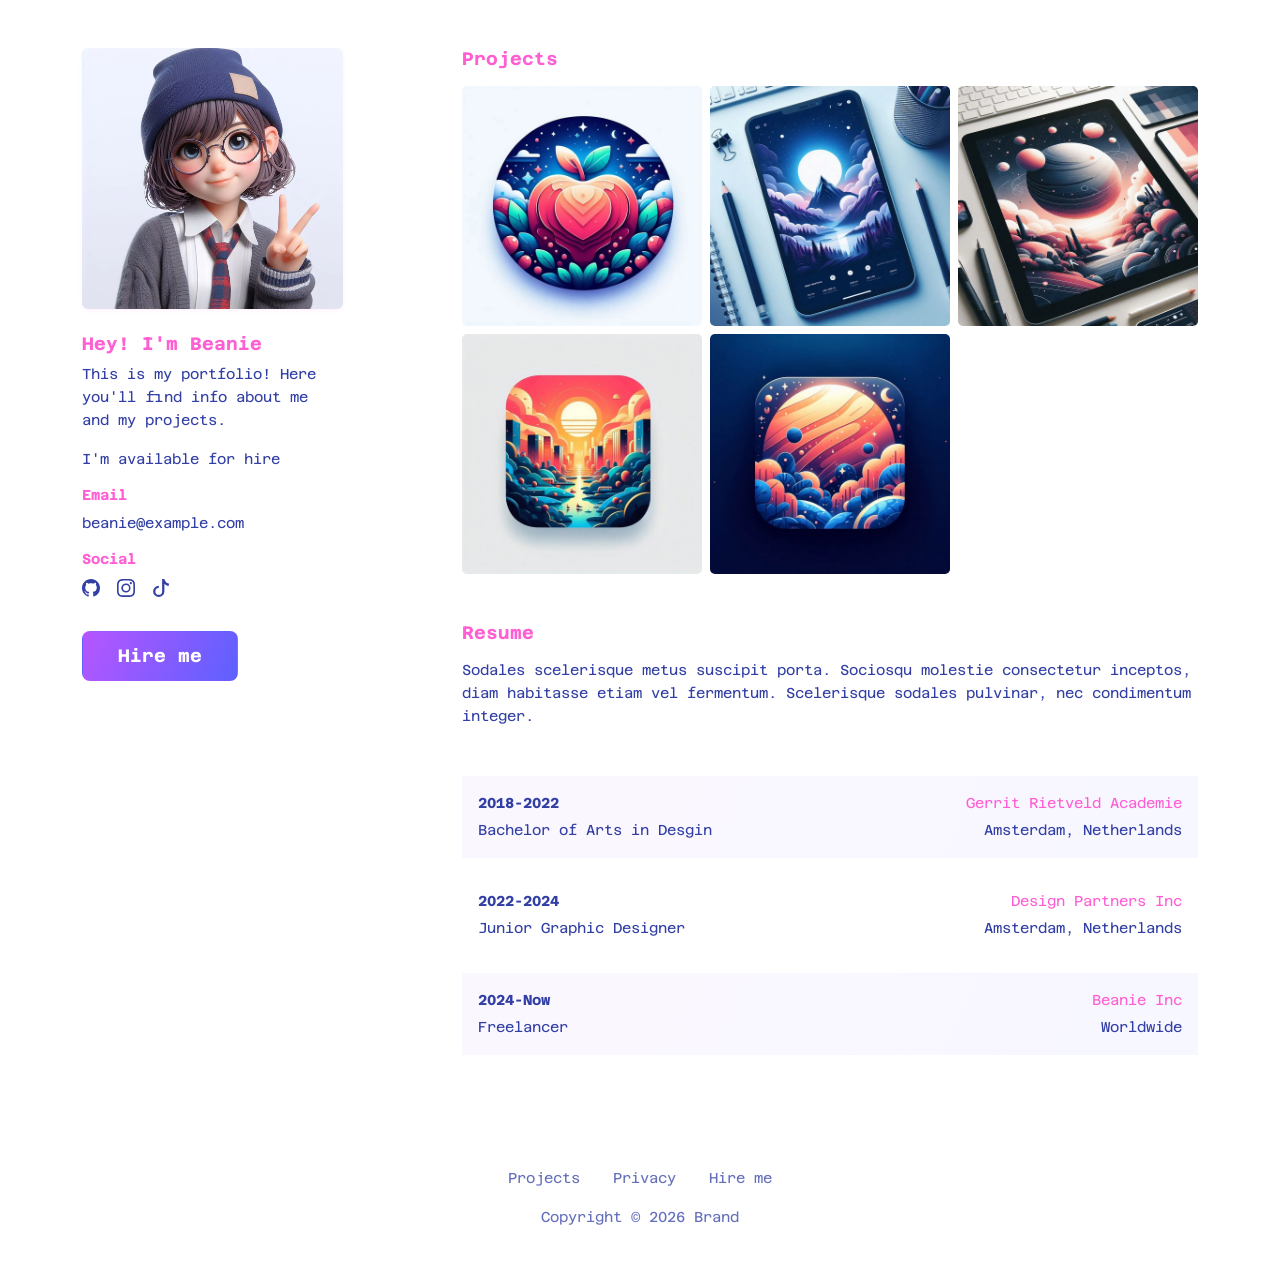
<file: index.html>
<!DOCTYPE html>
<html data-bs-theme="light" lang="en">

<head>
    <meta charset="utf-8">
    <meta name="viewport" content="width=device-width, initial-scale=1.0, shrink-to-fit=no">
    <title>Home - Brand</title>
    <link rel="stylesheet" href="assets/bootstrap/css/bootstrap.min.css">
    <link rel="stylesheet" href="https://fonts.googleapis.com/css?family=Azeret+Mono:300italic,400italic,600italic,700italic,800italic,400,300,600,700,800&amp;display=swap">
    <link rel="stylesheet" href="assets/css/baguetteBox.min.css">
</head>

<body>
    <section class="my-5">
        <div class="container">
            <div class="row">
                <div class="col-lg-3">
                    <div class="row row-cols-1 row-cols-sm-2 row-cols-lg-1 mb-5 mb-md-3">
                        <div class="col-sm-4"><img class="img-fluid border rounded border-0 shadow-sm mb-4" alt="Profile Image" src="assets/img/profile.webp"></div>
                        <div class="col-sm-8 order-sm-first order-lg-last">
                            <h3 class="fs-5 fw-bold text-primary">Hey! I'm Beanie</h3>
                            <p>This is my portfolio! Here you'll find info about me and my projects.</p>
                            <p>I'm available for hire</p>
                            <h3 class="fs-6 fw-bold text-primary">Email</h3>
                            <p>beanie@example.com</p>
                            <h3 class="fs-6 fw-bold text-primary">Social</h3>
                            <ul class="list-inline">
                                <li class="list-inline-item"><a class="text-reset" href="#"><svg class="bi bi-github fs-5" xmlns="http://www.w3.org/2000/svg" width="1em" height="1em" fill="currentColor" viewBox="0 0 16 16">
                                            <path d="M8 0C3.58 0 0 3.58 0 8c0 3.54 2.29 6.53 5.47 7.59.4.07.55-.17.55-.38 0-.19-.01-.82-.01-1.49-2.01.37-2.53-.49-2.69-.94-.09-.23-.48-.94-.82-1.13-.28-.15-.68-.52-.01-.53.63-.01 1.08.58 1.23.82.72 1.21 1.87.87 2.33.66.07-.52.28-.87.51-1.07-1.78-.2-3.64-.89-3.64-3.95 0-.87.31-1.59.82-2.15-.08-.2-.36-1.02.08-2.12 0 0 .67-.21 2.2.82.64-.18 1.32-.27 2-.27s1.36.09 2 .27c1.53-1.04 2.2-.82 2.2-.82.44 1.1.16 1.92.08 2.12.51.56.82 1.27.82 2.15 0 3.07-1.87 3.75-3.65 3.95.29.25.54.73.54 1.48 0 1.07-.01 1.93-.01 2.2 0 .21.15.46.55.38A8.01 8.01 0 0 0 16 8c0-4.42-3.58-8-8-8"></path>
                                        </svg></a></li>
                                <li class="list-inline-item"><a class="text-reset" href="#"><svg class="bi bi-instagram fs-5" xmlns="http://www.w3.org/2000/svg" width="1em" height="1em" fill="currentColor" viewBox="0 0 16 16">
                                            <path d="M8 0C5.829 0 5.556.01 4.703.048 3.85.088 3.269.222 2.76.42a3.9 3.9 0 0 0-1.417.923A3.9 3.9 0 0 0 .42 2.76C.222 3.268.087 3.85.048 4.7.01 5.555 0 5.827 0 8.001c0 2.172.01 2.444.048 3.297.04.852.174 1.433.372 1.942.205.526.478.972.923 1.417.444.445.89.719 1.416.923.51.198 1.09.333 1.942.372C5.555 15.99 5.827 16 8 16s2.444-.01 3.298-.048c.851-.04 1.434-.174 1.943-.372a3.9 3.9 0 0 0 1.416-.923c.445-.445.718-.891.923-1.417.197-.509.332-1.09.372-1.942C15.99 10.445 16 10.173 16 8s-.01-2.445-.048-3.299c-.04-.851-.175-1.433-.372-1.941a3.9 3.9 0 0 0-.923-1.417A3.9 3.9 0 0 0 13.24.42c-.51-.198-1.092-.333-1.943-.372C10.443.01 10.172 0 7.998 0zm-.717 1.442h.718c2.136 0 2.389.007 3.232.046.78.035 1.204.166 1.486.275.373.145.64.319.92.599s.453.546.598.92c.11.281.24.705.275 1.485.039.843.047 1.096.047 3.231s-.008 2.389-.047 3.232c-.035.78-.166 1.203-.275 1.485a2.5 2.5 0 0 1-.599.919c-.28.28-.546.453-.92.598-.28.11-.704.24-1.485.276-.843.038-1.096.047-3.232.047s-2.39-.009-3.233-.047c-.78-.036-1.203-.166-1.485-.276a2.5 2.5 0 0 1-.92-.598 2.5 2.5 0 0 1-.6-.92c-.109-.281-.24-.705-.275-1.485-.038-.843-.046-1.096-.046-3.233s.008-2.388.046-3.231c.036-.78.166-1.204.276-1.486.145-.373.319-.64.599-.92s.546-.453.92-.598c.282-.11.705-.24 1.485-.276.738-.034 1.024-.044 2.515-.045zm4.988 1.328a.96.96 0 1 0 0 1.92.96.96 0 0 0 0-1.92m-4.27 1.122a4.109 4.109 0 1 0 0 8.217 4.109 4.109 0 0 0 0-8.217m0 1.441a2.667 2.667 0 1 1 0 5.334 2.667 2.667 0 0 1 0-5.334"></path>
                                        </svg></a></li>
                                <li class="list-inline-item"><a class="text-reset" href="#"><svg class="bi bi-tiktok fs-5" xmlns="http://www.w3.org/2000/svg" width="1em" height="1em" fill="currentColor" viewBox="0 0 16 16">
                                            <path d="M9 0h1.98c.144.715.54 1.617 1.235 2.512C12.895 3.389 13.797 4 15 4v2c-1.753 0-3.07-.814-4-1.829V11a5 5 0 1 1-5-5v2a3 3 0 1 0 3 3z"></path>
                                        </svg></a></li>
                            </ul><a class="btn btn-lg mt-3 btn-primary-dragient" role="button" href="/hire-me.html">Hire me</a>
                        </div>
                    </div>
                </div>
                <div class="col-lg-8 offset-lg-1">
                    <div class="row mb-5">
                        <div class="col">
                            <h2 class="fs-5 fw-bold text-primary mb-3">Projects</h2>
                            <div data-bss-type="cms-loop">
                                <div class="row gx-2 gy-2 row-cols-1 row-cols-md-2 row-cols-lg-3" data-bss-type="cms-loop-base">
                                    <div class="col" data-bss-type="cms-loop-item">
                                        <div class="card border-0 project-item"><a class="stretched-link text-decoration-none" href="projects/project-4.html"></a><img class="card-img w-100 d-block card-img-top" alt="Peach App" src="assets/img/projects/project4.webp">
                                            <div class="card-img-overlay text-white">
                                                <h4 class="fs-6 fw-bold mb-1">Peach App</h4>
                                                <p class="mb-0">Android Icon</p>
                                            </div>
                                        </div>
                                    </div>
                                    <div class="col" data-bss-type="cms-loop-item">
                                        <div class="card border-0 project-item"><a class="stretched-link text-decoration-none" href="projects/project-1.html"></a><img class="card-img w-100 d-block card-img-top" alt="The peak iOS mockup" src="assets/img/projects/project1.webp">
                                            <div class="card-img-overlay text-white">
                                                <h4 class="fs-6 fw-bold mb-1">The Peak</h4>
                                                <p class="mb-0">Designed in DrawApp 4.0</p>
                                            </div>
                                        </div>
                                    </div>
                                    <div class="col" data-bss-type="cms-loop-item">
                                        <div class="card border-0 project-item"><a class="stretched-link text-decoration-none" href="projects/project-2.html"></a><img class="card-img w-100 d-block card-img-top" alt="Planet Sky" src="assets/img/projects/project2.webp">
                                            <div class="card-img-overlay text-white">
                                                <h4 class="fs-6 fw-bold mb-1">Planet Sky</h4>
                                                <p class="mb-0">Tablet Digital Artwork</p>
                                            </div>
                                        </div>
                                    </div>
                                    <div class="col" data-bss-type="cms-loop-item">
                                        <div class="card border-0 project-item"><a class="stretched-link text-decoration-none" href="projects/project-3.html"></a><img class="card-img w-100 d-block card-img-top" alt="Neon Sun" src="assets/img/projects/project3.webp">
                                            <div class="card-img-overlay text-white">
                                                <h4 class="fs-6 fw-bold mb-1">Neon Sun</h4>
                                                <p class="mb-0">iOS Icon</p>
                                            </div>
                                        </div>
                                    </div>
                                    <div class="col" data-bss-type="cms-loop-item">
                                        <div class="card border-0 project-item"><a class="stretched-link text-decoration-none" href="projects/project-5.html"></a><img class="card-img w-100 d-block card-img-top" alt="Jupiter Tasks" src="assets/img/projects/project5.webp">
                                            <div class="card-img-overlay text-white">
                                                <h4 class="fs-6 fw-bold mb-1">Jupiter Tasks</h4>
                                                <p class="mb-0">Mac Dash Icon</p>
                                            </div>
                                        </div>
                                    </div>
                                </div>
                            </div>
                        </div>
                    </div>
                    <div class="row">
                        <div class="col">
                            <div class="mb-5">
                                <h3 class="fs-5 fw-bold text-primary mb-3">Resume</h3>
                                <p>Sodales scelerisque metus suscipit porta. Sociosqu molestie consectetur inceptos, diam habitasse etiam vel fermentum. Scelerisque sodales pulvinar, nec condimentum integer.</p>
                            </div>
                            <div>
                                <div class="bg-primary-subtle d-md-flex justify-content-md-between p-3 mb-3">
                                    <div class="mb-3 mb-md-0">
                                        <p class="fw-bold mb-1">2018-2022</p>
                                        <p class="mb-0">Bachelor of Arts in Desgin</p>
                                    </div>
                                    <div class="text-md-end">
                                        <p class="text-primary mb-1">Gerrit Rietveld Academie</p>
                                        <p class="mb-0">Amsterdam, Netherlands</p>
                                    </div>
                                </div>
                                <div class="d-md-flex justify-content-md-between p-3 mb-3">
                                    <div class="mb-3 mb-md-0">
                                        <p class="fw-bold mb-1">2022-2024</p>
                                        <p class="mb-0">Junior Graphic Designer</p>
                                    </div>
                                    <div class="text-md-end">
                                        <p class="text-primary mb-1">Design Partners Inc</p>
                                        <p class="mb-0">Amsterdam, Netherlands</p>
                                    </div>
                                </div>
                                <div class="bg-primary-subtle d-md-flex justify-content-md-between p-3 mb-3">
                                    <div class="mb-3 mb-md-0">
                                        <p class="fw-bold mb-1">2024-Now</p>
                                        <p class="mb-0">Freelancer</p>
                                    </div>
                                    <div class="text-md-end">
                                        <p class="text-primary mb-1">Beanie Inc</p>
                                        <p class="mb-0">Worldwide</p>
                                    </div>
                                </div>
                            </div>
                        </div>
                    </div>
                </div>
            </div>
        </div>
    </section>
    <footer class="text-center">
        <div class="container text-muted py-4 py-lg-5">
            <ul class="list-inline">
                <li class="list-inline-item me-4"><a href="/">Projects</a></li>
                <li class="list-inline-item me-4"><a href="/privacy.html">Privacy</a></li>
                <li class="list-inline-item"><a href="/hire-me.html">Hire me</a></li>
            </ul>
            <p class="mb-0">Copyright © 2026 Brand</p>
        </div>
    </footer><script>(()=>{var z=(t,e)=>()=>(e||t((e={exports:{}}).exports,e),e.exports);var J=z((dt,j)=>{function st(t,e=!1){return{kind:t,many:e}}function C(t,e){return(t==null?void 0:t.kind)==="relation"&&t.many?!Array.isArray(e)||e.length===0:e==null||e===""}function L(t,e){return(t==null?void 0:t.kind)==="number"?Number(e):String(e!=null?e:"")}function S(t){return(Array.isArray(t)?t:t==null?[]:[t]).map(r=>r&&typeof r=="object"?r.id:r)}var D={isEmpty:(t,e)=>C(e,t),isNotEmpty:(t,e)=>!C(e,t),isTrue:t=>t===!0,isFalse:t=>t===!1,equals:(t,e,r)=>L(e,t)===L(e,r.value),notEquals:(t,e,r)=>L(e,t)!==L(e,r.value),contains:(t,e,r)=>{var i;return String(t!=null?t:"").toLowerCase().includes(String((i=r.value)!=null?i:"").toLowerCase())},greaterThan:(t,e,r)=>Number(t)>Number(r.value),lessThan:(t,e,r)=>Number(t)<Number(r.value),hasAny:(t,e,r)=>{let i=S(t);return(Array.isArray(r.value)?r.value:[]).some(l=>i.includes(l))},hasNone:(t,e,r)=>!D.hasAny(t,e,r),hasAll:(t,e,r)=>{let i=S(t);return(Array.isArray(r.value)?r.value:[]).every(l=>i.includes(l))},countEquals:(t,e,r)=>S(t).length===Number(r.value),countGreaterThan:(t,e,r)=>S(t).length>Number(r.value),countLessThan:(t,e,r)=>S(t).length<Number(r.value),before:(t,e,r)=>t!=null&&new Date(t).getTime()<new Date(r.value).getTime(),after:(t,e,r)=>t!=null&&new Date(t).getTime()>new Date(r.value).getTime()};function X(t,e){if(t.kind==="relation")return e;let r=e[0];if(t.kind==="number"){let i=Number(r);return Number.isNaN(i)?void 0:i}if(t.kind==="date"){let i=Date.parse(r);return Number.isNaN(i)?void 0:i}return t.kind==="boolean"?r==="true"||r==="1"?!0:r==="false"||r==="0"?!1:void 0:r}function I(t){return(t==null?void 0:t.type)==="group"}function V(t){var e;return I(t)?(e=t.conditions)!=null?e:[]:t?[t]:[]}function _(t,e){let r=e.getField(t.fieldId),i=r&&D[t.operator];if(!i||t.source==="current")return null;if(t.source!=="param")return i(e.getValue(t.fieldId),r,t);if(!e.params)return null;let o=e.params.getAll(t.param).filter(m=>m!==""),l=o.length?X(r,o):void 0;return l===void 0?t.ifMissing==="fail"?!1:null:i(e.getValue(t.fieldId),r,{...t,value:l})}function G(t,e,r,i){let o=t==="any",l=null;for(let m of e!=null?e:[]){let p=i(m,r);if(p!==null&&(l=l===null?p:o?l||p:l&&p,l===o))return l}return l}function at(t,e){return G(t.match,t.conditions,e,_)}function Q(t,e){return I(t)?at(t,e):_(t,e)}function it(t,e){return t?G(t.match,t.terms,e,Q):null}function lt(t){var i;if(!t)return t;let e=new Map,r=o=>{var p;if(o.source!=="param")return o;let l=(p=o.param)!=null?p:"";if(!e.has(l))return e.set(l,o.ifMissing),o;let m=e.get(l);return m===o.ifMissing?o:{...o,ifMissing:m}};return{...t,terms:((i=t.terms)!=null?i:[]).map(o=>{var l;return I(o)?{...o,conditions:((l=o.conditions)!=null?l:[]).map(r)}:r(o)})}}function W(t){var r,i,o;if(!t)return t;let e=[];for(let l of(r=t.terms)!=null?r:[]){if(!I(l)){e.push(l);continue}let m=(i=l.conditions)!=null?i:[];if(m.length<=1){e.push(...m);continue}if(l.match===t.match){e.push(...m);continue}e.push(l)}return e.length===1&&I(e[0])?{...t,match:e[0].match,terms:(o=e[0].conditions)!=null?o:[]}:{...t,match:e.length>1?t.match:"all",terms:e}}function B(t){return V(t).some(e=>e.source==="param")}function K(t){return V(t).some(e=>e.source!=="param")}function ot(t){var m;let e={buildTree:null,runtimeTree:null,strandedStatic:!1};if(!t)return e;let r=W(t),i=(m=r.terms)!=null?m:[];if(!i.length)return e;if(r.match==="any"){let p=i.some(B);return{buildTree:p?null:r,runtimeTree:p?r:null,strandedStatic:p&&i.some(K)}}let o=[],l=[];for(let p of i)(B(p)?l:o).push(p);return{buildTree:o.length?{match:"all",terms:o}:null,runtimeTree:l.length?{match:"all",terms:l}:null,strandedStatic:l.some(K)}}j.exports={makeFieldDescriptor:st,isValueEmpty:C,coerceValue:L,normalizeRelationIds:S,LIVE_OPERATORS:D,coerceParamValue:X,isGroupTerm:I,termConditions:V,evaluateCondition:_,evaluateTerm:Q,evaluateFilterTree:it,normalizeIfMissing:lt,flattenFilterTree:W,splitFilterTree:ot}});var Y=z((mt,O)=>{function M(t,e){let r=[];for(let i=t;i<=e;i++)r.push(i);return r}O.exports=function(e,r,i){if(e=Math.max(1,parseInt(e,10)||1),r=Math.min(Math.max(1,parseInt(r,10)||1),e),i=parseInt(i,10)||0,i<=0||i>=e||(i=Math.max(5,i),i>=e))return M(1,e);let o=i-4,l=Math.floor(o/2),m=r-l,p=r+(o-1-l);return m<=3?[...M(1,i-2),null,e]:p>=e-2?[1,null,...M(e-(i-3),e)]:[1,null,...M(m,p),null,e]};O.exports.MIN_MAX_LINKS=5});var{evaluateFilterTree:ut}=J(),ct=Y();(function(){let t=new WeakMap,e=new WeakMap,r='[data-bss-type="cms-loop-item"], [data-bss-type="cms-nav-item"]',i='[data-bss-type="cms-loop"], [data-bss-type="cms-nav"]',o=document.querySelectorAll('[data-bss-type="cms-loop"]'),l=document.querySelectorAll('[data-bss-type="cms-nav"]');window.addEventListener("popstate",()=>{for(let n of o)v(n);for(let n of l)R(n)});for(let n of o){if(v(n),!U(n))continue;let s=q(n);s.addEventListener("click",function(a){let u=a.target.closest("[data-type]");if(!u||!s.contains(u)||(a.preventDefault(),u.classList.contains("disabled")||u.classList.contains("active")))return;let c=u.closest('[data-bss-type="cms-loop"]');if(!c)return;let f=parseInt(u.dataset.page);if(!f)return;let d=E(c);if(d){let b=new URL(window.location);b.searchParams.set(d,f),history.pushState({[d]:f},document.title,b);for(let g of o)E(g)===d&&v(g)}else v(c,f)})}for(let n of l)R(n),n.addEventListener("click",m);for(let n of o)n.dataset.bssFilterParam&&n.addEventListener("click",m);function m(n){p(n);for(let s of l)R(s)}function p(n){let s=n.target.closest("a[href]");if(!s)return;let a=s.closest(r);if(!a||x(a)!==s||a.parentElement.closest(i)!==n.currentTarget)return;let u=n.currentTarget.dataset.bssFilterParam;if(!u)return;let c=s.getAttribute("href"),f=a.dataset.hasOwnProperty("bssStateNode")?a:a.querySelector("[data-bss-state-node]");if(f&&(f.classList.contains("disabled")||f.classList.contains("active"))){n.preventDefault();return}if(!H(c))return;n.preventDefault();let d=new URL(window.location),b=a.dataset.bssFilterValue||"",g=[],w={[u]:b};for(let y of o){if(!tt(y))continue;g.push(y);let T=E(y),N=d.searchParams.get(T);N===null||N==1||(w[T]=1)}for(let y in w)w[y]?d.searchParams.set(y,w[y]):d.searchParams.delete(y);history.pushState(w,document.title,d);for(let y of g)v(y)}function k(n){let s=t.get(n);if(s)return s;s={tree:null,fields:{}};try{let a=JSON.parse(n.dataset.bssQuery);a&&a.tree&&(s={tree:a.tree,fields:a.fields||{}})}catch(a){}return t.set(n,s),s}function Z(n){let s=e.get(n);if(s)return s;s={};try{let a=JSON.parse(n.dataset.bssItemData);a&&typeof a=="object"&&(s=a)}catch(a){}return e.set(n,s),s}function $(n,s){let a=k(n);if(!a.tree)return s;let u=new URL(window.location.href).searchParams;return s.filter(c=>{let f=Z(c),d=ut(a.tree,{getField:b=>a.fields[b]||null,getValue:b=>b in f?f[b]:null,params:u});return d===null?!0:d})}function tt(n){return!!k(n).tree}function U(n){return!!q(n)}function q(n){return F(n,'[data-bss-type="cms-loop-pagination"]')}function F(n,s){for(let a of n.querySelectorAll(s))if(a.parentElement.closest('[data-bss-type="cms-loop"]')===n)return a;return null}function x(n){return n.matches("a[href]")?n:n.dataset.bssType!=="cms-nav-item"?null:n.querySelector(":scope > a[href]")}function E(n){return n.dataset.bssPageParam}function H(n){n=n||"";let s,a;try{s=new URL(window.location),a=new URL(n,window.location.href)}catch(u){console.error(u)}return s.origin===a.origin&&s.pathname===a.pathname}function v(n,s){let a=new URL(window.location.href);if(U(n)&&!s){let u=E(n);s=(u?a.searchParams.get(u):1)||1}et(n,s)}function et(n,s){s=Math.max(parseInt(s,10)||1,1),n.style.removeProperty("display");let a=F(n,'[data-bss-type="cms-loop-base"]');a&&a.style.removeProperty("display");let u=F(n,'[data-bss-type="empty-state"]');u&&u.style.setProperty("display","none","important");let c=a?[].slice.call(a.children).filter(y=>y.dataset.bssType==="cms-loop-item"):[];c.forEach(y=>y.style.setProperty("display","none","important")),c=$(n,c);let f=n.dataset.bssPerpage||c.length,d=c.slice((s-1)*f,s*f);d.forEach(y=>y.style.removeProperty("display"));let b=!d.length;b&&(a&&a.style.setProperty("display","none","important"),u&&u.style.removeProperty("display"));let g=c.length,w=Math.max(Math.ceil(g/f),1);nt(n,s,w,b),n.dataset.bssScrollOnChange&&rt(n)}function nt(n,s,a,u){let c=q(n);if(!c)return;let f=[].slice.call(c.querySelectorAll("[data-type]"));a===1||u?c.style.setProperty("display","none","important"):c.style.removeProperty("display");let d=s-1<=0,b=d?1:s-1,g=s+1>a,w=g?a:s+1,y=ct(a,s,c.dataset.bssMaxLinks),T=0;for(let N=0;N<f.length;N++){let h=f[N];if(h.classList.remove("active","disabled"),h.dataset.type==="prev")h.dataset.page=b,d&&h.classList.add("disabled");else if(h.dataset.type==="next")h.dataset.page=w,g&&h.classList.add("disabled");else{let A=T<y.length?y[T]:void 0;if(T++,A===void 0){h.style.setProperty("display","none","important");continue}h.style.removeProperty("display");let P=h.querySelector("a");if(A===null){h.dataset.type="ellipsis",h.dataset.page="",h.classList.add("disabled"),P&&(P.textContent="\u2026",P.setAttribute("aria-hidden","true"),P.setAttribute("tabindex","-1"));continue}h.dataset.type="regular",h.dataset.page=A,P&&(P.textContent=A,P.removeAttribute("aria-hidden"),P.removeAttribute("tabindex")),A===s&&h.classList.add("active")}}}function rt(n){let s=n.getBoundingClientRect(),a=Math.max(document.documentElement.clientHeight,window.innerHeight);s.top>=0&&a-s.top>100||setTimeout(()=>{n.scrollIntoView({behavior:"smooth",block:"start",inline:"start"})},0)}function R(n){if(!n.dataset.bssSyncUrl)return;let s=n.dataset.bssFilterParam||"";if(!s)return;let a=[].slice.call(n.querySelectorAll('[data-bss-type="cms-nav-item"]')),u=new URL(window.location.href).searchParams.get(s)||"";a.forEach(c=>{let f=c.dataset.hasOwnProperty("bssStateNode")?c:c.querySelector("[data-bss-state-node]");if(!f)return;f.classList.remove("active");let d=x(c);!d||!H(d.getAttribute("href"))||f.classList.contains("disabled")||(c.dataset.bssFilterValue||"")===u&&f.classList.add("active")})}})();})();</script><script src="assets/bootstrap/js/bootstrap.min.js"></script>
    <script src="assets/js/bs-init.js"></script>
    <script src="assets/js/baguetteBox.min.js"></script>
    <script src="assets/js/template.js"></script>
</body>

</html>
</file>
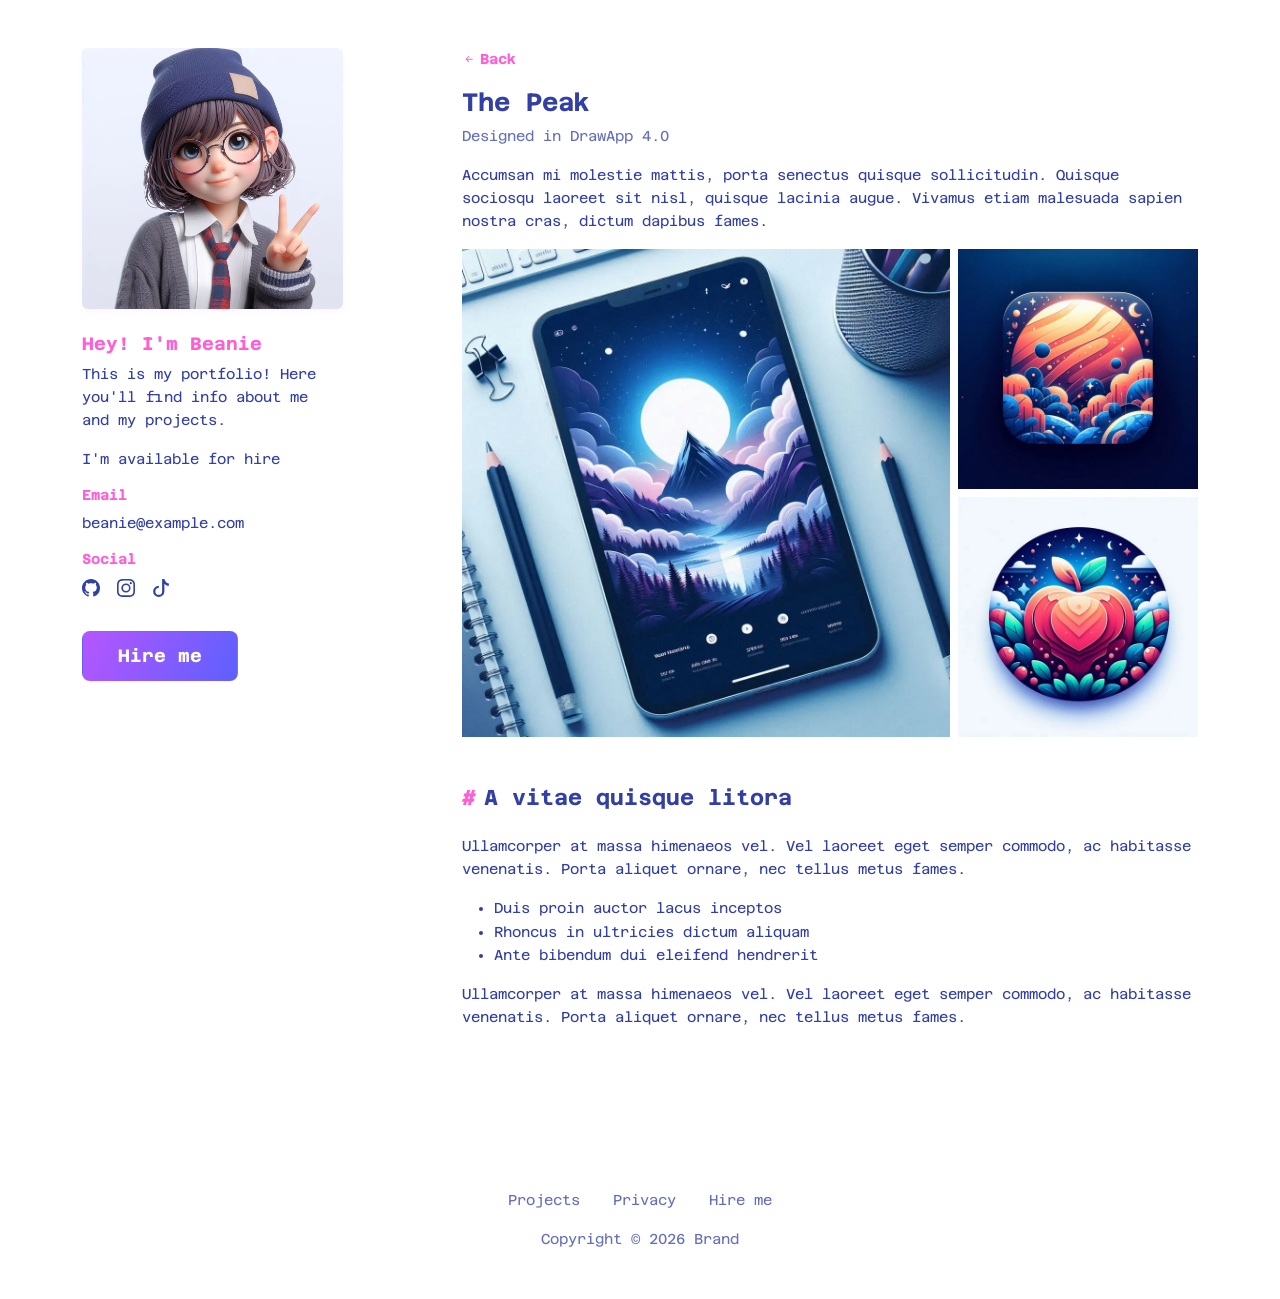
<file: projects/project-1.html>
<!DOCTYPE html>
<html data-bs-theme="light" lang="en">

<head>
    <meta charset="utf-8">
    <meta name="viewport" content="width=device-width, initial-scale=1.0, shrink-to-fit=no">
    <title>The Peak</title>
    <meta name="description" content="Designed in DrawApp 4.0">
    <meta property="og:image" content="../assets/img/projects/project1.webp">
    <link rel="stylesheet" href="../assets/bootstrap/css/bootstrap.min.css">
    <link rel="stylesheet" href="https://fonts.googleapis.com/css?family=Azeret+Mono:300italic,400italic,600italic,700italic,800italic,400,300,600,700,800&amp;display=swap">
    <link rel="stylesheet" href="../assets/css/baguetteBox.min.css">
</head>

<body>
    <section class="my-5">
        <div class="container">
            <div class="row">
                <div class="col-lg-3">
                    <div class="row row-cols-1 row-cols-sm-2 row-cols-lg-1 mb-5 mb-md-3">
                        <div class="col-sm-4"><img class="img-fluid border rounded border-0 shadow-sm mb-4" alt="Profile Image" src="../assets/img/profile.webp"></div>
                        <div class="col-sm-8 order-sm-first order-lg-last">
                            <h3 class="fs-5 fw-bold text-primary">Hey! I'm Beanie</h3>
                            <p>This is my portfolio! Here you'll find info about me and my projects.</p>
                            <p>I'm available for hire</p>
                            <h3 class="fs-6 fw-bold text-primary">Email</h3>
                            <p>beanie@example.com</p>
                            <h3 class="fs-6 fw-bold text-primary">Social</h3>
                            <ul class="list-inline">
                                <li class="list-inline-item"><a class="text-reset" href="#"><svg class="bi bi-github fs-5" xmlns="http://www.w3.org/2000/svg" width="1em" height="1em" fill="currentColor" viewBox="0 0 16 16">
                                            <path d="M8 0C3.58 0 0 3.58 0 8c0 3.54 2.29 6.53 5.47 7.59.4.07.55-.17.55-.38 0-.19-.01-.82-.01-1.49-2.01.37-2.53-.49-2.69-.94-.09-.23-.48-.94-.82-1.13-.28-.15-.68-.52-.01-.53.63-.01 1.08.58 1.23.82.72 1.21 1.87.87 2.33.66.07-.52.28-.87.51-1.07-1.78-.2-3.64-.89-3.64-3.95 0-.87.31-1.59.82-2.15-.08-.2-.36-1.02.08-2.12 0 0 .67-.21 2.2.82.64-.18 1.32-.27 2-.27s1.36.09 2 .27c1.53-1.04 2.2-.82 2.2-.82.44 1.1.16 1.92.08 2.12.51.56.82 1.27.82 2.15 0 3.07-1.87 3.75-3.65 3.95.29.25.54.73.54 1.48 0 1.07-.01 1.93-.01 2.2 0 .21.15.46.55.38A8.01 8.01 0 0 0 16 8c0-4.42-3.58-8-8-8"></path>
                                        </svg></a></li>
                                <li class="list-inline-item"><a class="text-reset" href="#"><svg class="bi bi-instagram fs-5" xmlns="http://www.w3.org/2000/svg" width="1em" height="1em" fill="currentColor" viewBox="0 0 16 16">
                                            <path d="M8 0C5.829 0 5.556.01 4.703.048 3.85.088 3.269.222 2.76.42a3.9 3.9 0 0 0-1.417.923A3.9 3.9 0 0 0 .42 2.76C.222 3.268.087 3.85.048 4.7.01 5.555 0 5.827 0 8.001c0 2.172.01 2.444.048 3.297.04.852.174 1.433.372 1.942.205.526.478.972.923 1.417.444.445.89.719 1.416.923.51.198 1.09.333 1.942.372C5.555 15.99 5.827 16 8 16s2.444-.01 3.298-.048c.851-.04 1.434-.174 1.943-.372a3.9 3.9 0 0 0 1.416-.923c.445-.445.718-.891.923-1.417.197-.509.332-1.09.372-1.942C15.99 10.445 16 10.173 16 8s-.01-2.445-.048-3.299c-.04-.851-.175-1.433-.372-1.941a3.9 3.9 0 0 0-.923-1.417A3.9 3.9 0 0 0 13.24.42c-.51-.198-1.092-.333-1.943-.372C10.443.01 10.172 0 7.998 0zm-.717 1.442h.718c2.136 0 2.389.007 3.232.046.78.035 1.204.166 1.486.275.373.145.64.319.92.599s.453.546.598.92c.11.281.24.705.275 1.485.039.843.047 1.096.047 3.231s-.008 2.389-.047 3.232c-.035.78-.166 1.203-.275 1.485a2.5 2.5 0 0 1-.599.919c-.28.28-.546.453-.92.598-.28.11-.704.24-1.485.276-.843.038-1.096.047-3.232.047s-2.39-.009-3.233-.047c-.78-.036-1.203-.166-1.485-.276a2.5 2.5 0 0 1-.92-.598 2.5 2.5 0 0 1-.6-.92c-.109-.281-.24-.705-.275-1.485-.038-.843-.046-1.096-.046-3.233s.008-2.388.046-3.231c.036-.78.166-1.204.276-1.486.145-.373.319-.64.599-.92s.546-.453.92-.598c.282-.11.705-.24 1.485-.276.738-.034 1.024-.044 2.515-.045zm4.988 1.328a.96.96 0 1 0 0 1.92.96.96 0 0 0 0-1.92m-4.27 1.122a4.109 4.109 0 1 0 0 8.217 4.109 4.109 0 0 0 0-8.217m0 1.441a2.667 2.667 0 1 1 0 5.334 2.667 2.667 0 0 1 0-5.334"></path>
                                        </svg></a></li>
                                <li class="list-inline-item"><a class="text-reset" href="#"><svg class="bi bi-tiktok fs-5" xmlns="http://www.w3.org/2000/svg" width="1em" height="1em" fill="currentColor" viewBox="0 0 16 16">
                                            <path d="M9 0h1.98c.144.715.54 1.617 1.235 2.512C12.895 3.389 13.797 4 15 4v2c-1.753 0-3.07-.814-4-1.829V11a5 5 0 1 1-5-5v2a3 3 0 1 0 3 3z"></path>
                                        </svg></a></li>
                            </ul><a class="btn btn-lg mt-3 btn-primary-dragient" role="button" href="/hire-me.html">Hire me</a>
                        </div>
                    </div>
                </div>
                <div class="col-lg-8 offset-lg-1">
                    <div class="row mb-5">
                        <div class="col"><a class="fw-bold link-primary d-flex align-items-center mb-3 text-decoration-none" href="/"><svg class="bi bi-arrow-left-short me-1" xmlns="http://www.w3.org/2000/svg" width="1em" height="1em" fill="currentColor" viewBox="0 0 16 16">
                                    <path fill-rule="evenodd" d="M12 8a.5.5 0 0 1-.5.5H5.707l2.147 2.146a.5.5 0 0 1-.708.708l-3-3a.5.5 0 0 1 0-.708l3-3a.5.5 0 1 1 .708.708L5.707 7.5H11.5a.5.5 0 0 1 .5.5"></path>
                                </svg>Back</a>
                            <h1 class="fs-3 fw-bold">The Peak</h1>
                            <p class="text-muted">Designed in DrawApp 4.0</p>
                            <p>Accumsan mi molestie mattis, porta senectus quisque sollicitudin. Quisque sociosqu laoreet sit nisl, quisque lacinia augue. Vivamus etiam malesuada sapien nostra cras, dictum dapibus fames.</p>
                            <div class="row gx-2 gy-2 gx-md-2 gy-md-0 mb-5" data-bss-baguettebox="">
                                <div class="col-md-8"><a href="../assets/img/projects/project1.webp"><img class="img-fluid" alt="The peak iOS mockup" src="../assets/img/projects/project1.webp"></a></div>
                                <div class="col">
                                    <div class="row gx-2 gx-md-0 gy-md-2 row-cols-1 row-cols-sm-2 row-cols-md-1">
                                        <div class="col"><a href="../assets/img/projects/project5.webp"><img class="img-fluid" alt="Jupiter Tasks" src="../assets/img/projects/project5.webp"></a></div>
                                        <div class="col"><a href="../assets/img/projects/project4.webp"><img class="img-fluid" alt="Peach App" src="../assets/img/projects/project4.webp"></a></div>
                                    </div>
                                </div>
                            </div>
                            <h3 class="fs-4 fw-bold mb-4" id="section-2"><a class="link-primary me-2" href="#section-2">#</a>A vitae quisque litora</h3>
                            <p>Ullamcorper at massa himenaeos vel. Vel laoreet eget semper commodo, ac habitasse venenatis. Porta aliquet ornare, nec tellus metus fames.</p>
                            <ul>
                                <li>Duis proin auctor lacus inceptos</li>
                                <li>Rhoncus in ultricies dictum aliquam</li>
                                <li>Ante bibendum dui eleifend hendrerit</li>
                            </ul>
                            <p>Ullamcorper at massa himenaeos vel. Vel laoreet eget semper commodo, ac habitasse venenatis. Porta aliquet ornare, nec tellus metus fames.</p>
                        </div>
                    </div>
                </div>
            </div>
        </div>
    </section>
    <footer class="text-center">
        <div class="container text-muted py-4 py-lg-5">
            <ul class="list-inline">
                <li class="list-inline-item me-4"><a href="/">Projects</a></li>
                <li class="list-inline-item me-4"><a href="/privacy.html">Privacy</a></li>
                <li class="list-inline-item"><a href="/hire-me.html">Hire me</a></li>
            </ul>
            <p class="mb-0">Copyright © 2026 Brand</p>
        </div>
    </footer>
    <script src="../assets/bootstrap/js/bootstrap.min.js"></script>
    <script src="../assets/js/bs-init.js"></script>
    <script src="../assets/js/baguetteBox.min.js"></script>
    <script src="../assets/js/template.js"></script>
</body>

</html>
</file>
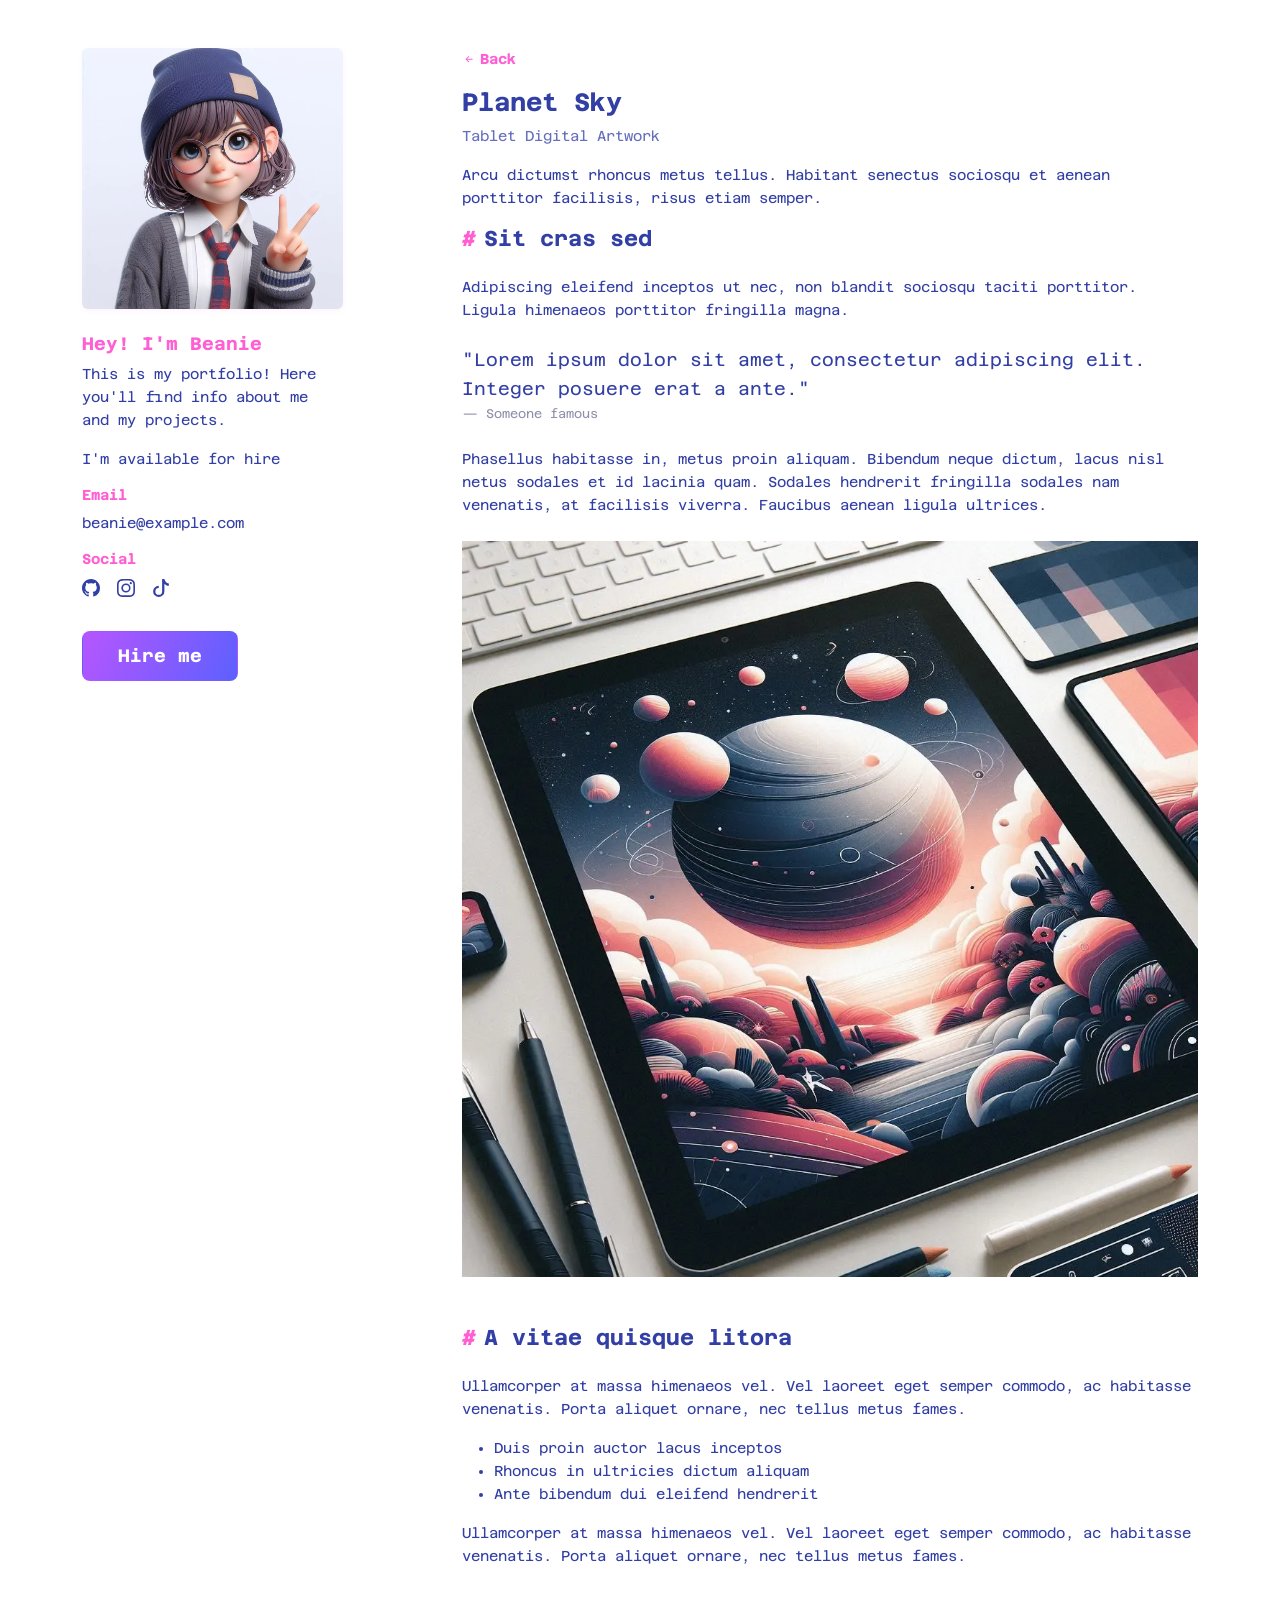
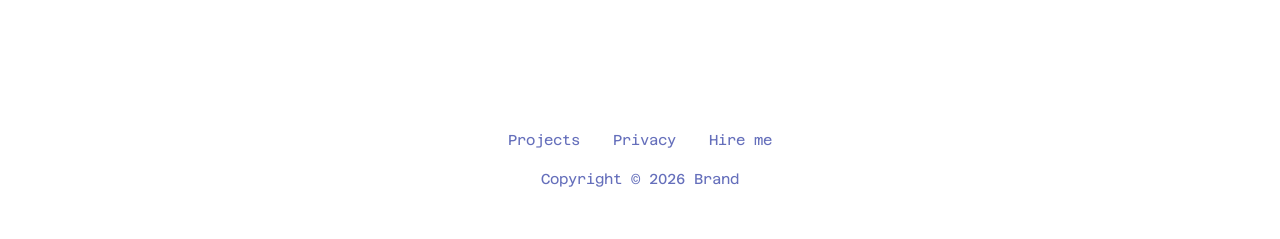
<file: projects/project-2.html>
<!DOCTYPE html>
<html data-bs-theme="light" lang="en">

<head>
    <meta charset="utf-8">
    <meta name="viewport" content="width=device-width, initial-scale=1.0, shrink-to-fit=no">
    <title>Planet Sky</title>
    <meta name="description" content="Tablet Digital Artwork">
    <meta property="og:image" content="../assets/img/projects/project2.webp">
    <link rel="stylesheet" href="../assets/bootstrap/css/bootstrap.min.css">
    <link rel="stylesheet" href="https://fonts.googleapis.com/css?family=Azeret+Mono:300italic,400italic,600italic,700italic,800italic,400,300,600,700,800&amp;display=swap">
    <link rel="stylesheet" href="../assets/css/baguetteBox.min.css">
</head>

<body>
    <section class="my-5">
        <div class="container">
            <div class="row">
                <div class="col-lg-3">
                    <div class="row row-cols-1 row-cols-sm-2 row-cols-lg-1 mb-5 mb-md-3">
                        <div class="col-sm-4"><img class="img-fluid border rounded border-0 shadow-sm mb-4" alt="Profile Image" src="../assets/img/profile.webp"></div>
                        <div class="col-sm-8 order-sm-first order-lg-last">
                            <h3 class="fs-5 fw-bold text-primary">Hey! I'm Beanie</h3>
                            <p>This is my portfolio! Here you'll find info about me and my projects.</p>
                            <p>I'm available for hire</p>
                            <h3 class="fs-6 fw-bold text-primary">Email</h3>
                            <p>beanie@example.com</p>
                            <h3 class="fs-6 fw-bold text-primary">Social</h3>
                            <ul class="list-inline">
                                <li class="list-inline-item"><a class="text-reset" href="#"><svg class="bi bi-github fs-5" xmlns="http://www.w3.org/2000/svg" width="1em" height="1em" fill="currentColor" viewBox="0 0 16 16">
                                            <path d="M8 0C3.58 0 0 3.58 0 8c0 3.54 2.29 6.53 5.47 7.59.4.07.55-.17.55-.38 0-.19-.01-.82-.01-1.49-2.01.37-2.53-.49-2.69-.94-.09-.23-.48-.94-.82-1.13-.28-.15-.68-.52-.01-.53.63-.01 1.08.58 1.23.82.72 1.21 1.87.87 2.33.66.07-.52.28-.87.51-1.07-1.78-.2-3.64-.89-3.64-3.95 0-.87.31-1.59.82-2.15-.08-.2-.36-1.02.08-2.12 0 0 .67-.21 2.2.82.64-.18 1.32-.27 2-.27s1.36.09 2 .27c1.53-1.04 2.2-.82 2.2-.82.44 1.1.16 1.92.08 2.12.51.56.82 1.27.82 2.15 0 3.07-1.87 3.75-3.65 3.95.29.25.54.73.54 1.48 0 1.07-.01 1.93-.01 2.2 0 .21.15.46.55.38A8.01 8.01 0 0 0 16 8c0-4.42-3.58-8-8-8"></path>
                                        </svg></a></li>
                                <li class="list-inline-item"><a class="text-reset" href="#"><svg class="bi bi-instagram fs-5" xmlns="http://www.w3.org/2000/svg" width="1em" height="1em" fill="currentColor" viewBox="0 0 16 16">
                                            <path d="M8 0C5.829 0 5.556.01 4.703.048 3.85.088 3.269.222 2.76.42a3.9 3.9 0 0 0-1.417.923A3.9 3.9 0 0 0 .42 2.76C.222 3.268.087 3.85.048 4.7.01 5.555 0 5.827 0 8.001c0 2.172.01 2.444.048 3.297.04.852.174 1.433.372 1.942.205.526.478.972.923 1.417.444.445.89.719 1.416.923.51.198 1.09.333 1.942.372C5.555 15.99 5.827 16 8 16s2.444-.01 3.298-.048c.851-.04 1.434-.174 1.943-.372a3.9 3.9 0 0 0 1.416-.923c.445-.445.718-.891.923-1.417.197-.509.332-1.09.372-1.942C15.99 10.445 16 10.173 16 8s-.01-2.445-.048-3.299c-.04-.851-.175-1.433-.372-1.941a3.9 3.9 0 0 0-.923-1.417A3.9 3.9 0 0 0 13.24.42c-.51-.198-1.092-.333-1.943-.372C10.443.01 10.172 0 7.998 0zm-.717 1.442h.718c2.136 0 2.389.007 3.232.046.78.035 1.204.166 1.486.275.373.145.64.319.92.599s.453.546.598.92c.11.281.24.705.275 1.485.039.843.047 1.096.047 3.231s-.008 2.389-.047 3.232c-.035.78-.166 1.203-.275 1.485a2.5 2.5 0 0 1-.599.919c-.28.28-.546.453-.92.598-.28.11-.704.24-1.485.276-.843.038-1.096.047-3.232.047s-2.39-.009-3.233-.047c-.78-.036-1.203-.166-1.485-.276a2.5 2.5 0 0 1-.92-.598 2.5 2.5 0 0 1-.6-.92c-.109-.281-.24-.705-.275-1.485-.038-.843-.046-1.096-.046-3.233s.008-2.388.046-3.231c.036-.78.166-1.204.276-1.486.145-.373.319-.64.599-.92s.546-.453.92-.598c.282-.11.705-.24 1.485-.276.738-.034 1.024-.044 2.515-.045zm4.988 1.328a.96.96 0 1 0 0 1.92.96.96 0 0 0 0-1.92m-4.27 1.122a4.109 4.109 0 1 0 0 8.217 4.109 4.109 0 0 0 0-8.217m0 1.441a2.667 2.667 0 1 1 0 5.334 2.667 2.667 0 0 1 0-5.334"></path>
                                        </svg></a></li>
                                <li class="list-inline-item"><a class="text-reset" href="#"><svg class="bi bi-tiktok fs-5" xmlns="http://www.w3.org/2000/svg" width="1em" height="1em" fill="currentColor" viewBox="0 0 16 16">
                                            <path d="M9 0h1.98c.144.715.54 1.617 1.235 2.512C12.895 3.389 13.797 4 15 4v2c-1.753 0-3.07-.814-4-1.829V11a5 5 0 1 1-5-5v2a3 3 0 1 0 3 3z"></path>
                                        </svg></a></li>
                            </ul><a class="btn btn-lg mt-3 btn-primary-dragient" role="button" href="/hire-me.html">Hire me</a>
                        </div>
                    </div>
                </div>
                <div class="col-lg-8 offset-lg-1">
                    <div class="row mb-5">
                        <div class="col"><a class="fw-bold link-primary d-flex align-items-center mb-3 text-decoration-none" href="/"><svg class="bi bi-arrow-left-short me-1" xmlns="http://www.w3.org/2000/svg" width="1em" height="1em" fill="currentColor" viewBox="0 0 16 16">
                                    <path fill-rule="evenodd" d="M12 8a.5.5 0 0 1-.5.5H5.707l2.147 2.146a.5.5 0 0 1-.708.708l-3-3a.5.5 0 0 1 0-.708l3-3a.5.5 0 1 1 .708.708L5.707 7.5H11.5a.5.5 0 0 1 .5.5"></path>
                                </svg>Back</a>
                            <h1 class="fs-3 fw-bold">Planet Sky</h1>
                            <p class="text-muted">Tablet Digital Artwork</p>
                            <p>Arcu dictumst rhoncus metus tellus. Habitant senectus sociosqu et aenean porttitor facilisis, risus etiam semper.</p>
                            <h3 class="fs-4 fw-bold mb-4" id="section-1"><a class="link-primary me-2" href="#section-1">#</a>Sit cras sed</h3>
                            <p>Adipiscing eleifend inceptos ut nec, non blandit sociosqu taciti porttitor. Ligula himenaeos porttitor fringilla magna.</p>
                            <figure class="my-4">
                                <blockquote class="blockquote">
                                    <p class="mb-0">"Lorem ipsum dolor sit amet, consectetur adipiscing elit. Integer posuere erat a ante."</p>
                                </blockquote>
                                <figcaption class="blockquote-footer">Someone famous</figcaption>
                            </figure>
                            <p class="mb-4">Phasellus habitasse in, metus proin aliquam. Bibendum neque dictum, lacus nisl netus sodales et id lacinia quam. Sodales hendrerit fringilla sodales nam venenatis, at facilisis viverra. Faucibus aenean ligula ultrices.</p><img class="img-fluid mb-5" alt="Planet Sky" src="../assets/img/projects/project2.webp">
                            <h3 class="fs-4 fw-bold mb-4" id="section-2"><a class="link-primary me-2" href="#section-2">#</a>A vitae quisque litora</h3>
                            <p>Ullamcorper at massa himenaeos vel. Vel laoreet eget semper commodo, ac habitasse venenatis. Porta aliquet ornare, nec tellus metus fames.</p>
                            <ul>
                                <li>Duis proin auctor lacus inceptos</li>
                                <li>Rhoncus in ultricies dictum aliquam</li>
                                <li>Ante bibendum dui eleifend hendrerit</li>
                            </ul>
                            <p>Ullamcorper at massa himenaeos vel. Vel laoreet eget semper commodo, ac habitasse venenatis. Porta aliquet ornare, nec tellus metus fames.</p>
                        </div>
                    </div>
                </div>
            </div>
        </div>
    </section>
    <footer class="text-center">
        <div class="container text-muted py-4 py-lg-5">
            <ul class="list-inline">
                <li class="list-inline-item me-4"><a href="/">Projects</a></li>
                <li class="list-inline-item me-4"><a href="/privacy.html">Privacy</a></li>
                <li class="list-inline-item"><a href="/hire-me.html">Hire me</a></li>
            </ul>
            <p class="mb-0">Copyright © 2026 Brand</p>
        </div>
    </footer>
    <script src="../assets/bootstrap/js/bootstrap.min.js"></script>
    <script src="../assets/js/bs-init.js"></script>
    <script src="../assets/js/baguetteBox.min.js"></script>
    <script src="../assets/js/template.js"></script>
</body>

</html>
</file>
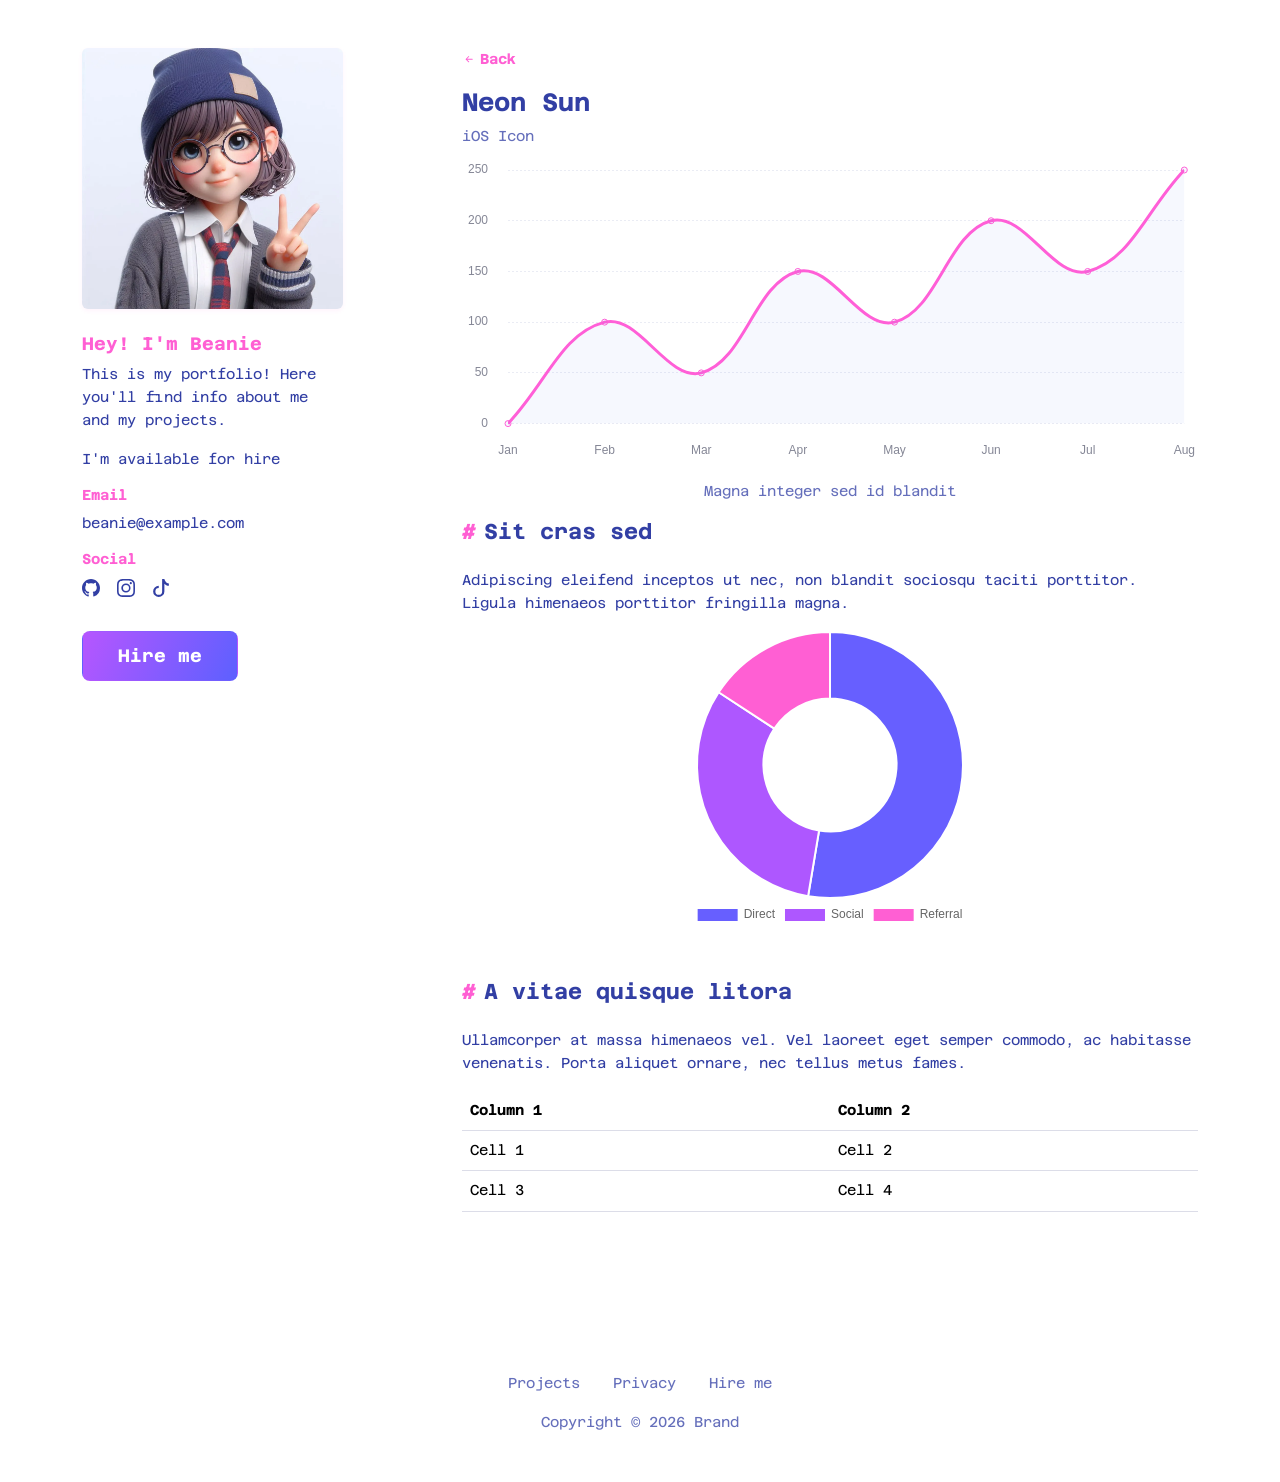
<file: projects/project-3.html>
<!DOCTYPE html>
<html data-bs-theme="light" lang="en">

<head>
    <meta charset="utf-8">
    <meta name="viewport" content="width=device-width, initial-scale=1.0, shrink-to-fit=no">
    <title>Neon Sun</title>
    <meta name="description" content="iOS Icon">
    <meta property="og:image" content="../assets/img/projects/project3.webp">
    <link rel="stylesheet" href="../assets/bootstrap/css/bootstrap.min.css">
    <link rel="stylesheet" href="https://fonts.googleapis.com/css?family=Azeret+Mono:300italic,400italic,600italic,700italic,800italic,400,300,600,700,800&amp;display=swap">
    <link rel="stylesheet" href="../assets/css/baguetteBox.min.css">
</head>

<body>
    <section class="my-5">
        <div class="container">
            <div class="row">
                <div class="col-lg-3">
                    <div class="row row-cols-1 row-cols-sm-2 row-cols-lg-1 mb-5 mb-md-3">
                        <div class="col-sm-4"><img class="img-fluid border rounded border-0 shadow-sm mb-4" alt="Profile Image" src="../assets/img/profile.webp"></div>
                        <div class="col-sm-8 order-sm-first order-lg-last">
                            <h3 class="fs-5 fw-bold text-primary">Hey! I'm Beanie</h3>
                            <p>This is my portfolio! Here you'll find info about me and my projects.</p>
                            <p>I'm available for hire</p>
                            <h3 class="fs-6 fw-bold text-primary">Email</h3>
                            <p>beanie@example.com</p>
                            <h3 class="fs-6 fw-bold text-primary">Social</h3>
                            <ul class="list-inline">
                                <li class="list-inline-item"><a class="text-reset" href="#"><svg class="bi bi-github fs-5" xmlns="http://www.w3.org/2000/svg" width="1em" height="1em" fill="currentColor" viewBox="0 0 16 16">
                                            <path d="M8 0C3.58 0 0 3.58 0 8c0 3.54 2.29 6.53 5.47 7.59.4.07.55-.17.55-.38 0-.19-.01-.82-.01-1.49-2.01.37-2.53-.49-2.69-.94-.09-.23-.48-.94-.82-1.13-.28-.15-.68-.52-.01-.53.63-.01 1.08.58 1.23.82.72 1.21 1.87.87 2.33.66.07-.52.28-.87.51-1.07-1.78-.2-3.64-.89-3.64-3.95 0-.87.31-1.59.82-2.15-.08-.2-.36-1.02.08-2.12 0 0 .67-.21 2.2.82.64-.18 1.32-.27 2-.27s1.36.09 2 .27c1.53-1.04 2.2-.82 2.2-.82.44 1.1.16 1.92.08 2.12.51.56.82 1.27.82 2.15 0 3.07-1.87 3.75-3.65 3.95.29.25.54.73.54 1.48 0 1.07-.01 1.93-.01 2.2 0 .21.15.46.55.38A8.01 8.01 0 0 0 16 8c0-4.42-3.58-8-8-8"></path>
                                        </svg></a></li>
                                <li class="list-inline-item"><a class="text-reset" href="#"><svg class="bi bi-instagram fs-5" xmlns="http://www.w3.org/2000/svg" width="1em" height="1em" fill="currentColor" viewBox="0 0 16 16">
                                            <path d="M8 0C5.829 0 5.556.01 4.703.048 3.85.088 3.269.222 2.76.42a3.9 3.9 0 0 0-1.417.923A3.9 3.9 0 0 0 .42 2.76C.222 3.268.087 3.85.048 4.7.01 5.555 0 5.827 0 8.001c0 2.172.01 2.444.048 3.297.04.852.174 1.433.372 1.942.205.526.478.972.923 1.417.444.445.89.719 1.416.923.51.198 1.09.333 1.942.372C5.555 15.99 5.827 16 8 16s2.444-.01 3.298-.048c.851-.04 1.434-.174 1.943-.372a3.9 3.9 0 0 0 1.416-.923c.445-.445.718-.891.923-1.417.197-.509.332-1.09.372-1.942C15.99 10.445 16 10.173 16 8s-.01-2.445-.048-3.299c-.04-.851-.175-1.433-.372-1.941a3.9 3.9 0 0 0-.923-1.417A3.9 3.9 0 0 0 13.24.42c-.51-.198-1.092-.333-1.943-.372C10.443.01 10.172 0 7.998 0zm-.717 1.442h.718c2.136 0 2.389.007 3.232.046.78.035 1.204.166 1.486.275.373.145.64.319.92.599s.453.546.598.92c.11.281.24.705.275 1.485.039.843.047 1.096.047 3.231s-.008 2.389-.047 3.232c-.035.78-.166 1.203-.275 1.485a2.5 2.5 0 0 1-.599.919c-.28.28-.546.453-.92.598-.28.11-.704.24-1.485.276-.843.038-1.096.047-3.232.047s-2.39-.009-3.233-.047c-.78-.036-1.203-.166-1.485-.276a2.5 2.5 0 0 1-.92-.598 2.5 2.5 0 0 1-.6-.92c-.109-.281-.24-.705-.275-1.485-.038-.843-.046-1.096-.046-3.233s.008-2.388.046-3.231c.036-.78.166-1.204.276-1.486.145-.373.319-.64.599-.92s.546-.453.92-.598c.282-.11.705-.24 1.485-.276.738-.034 1.024-.044 2.515-.045zm4.988 1.328a.96.96 0 1 0 0 1.92.96.96 0 0 0 0-1.92m-4.27 1.122a4.109 4.109 0 1 0 0 8.217 4.109 4.109 0 0 0 0-8.217m0 1.441a2.667 2.667 0 1 1 0 5.334 2.667 2.667 0 0 1 0-5.334"></path>
                                        </svg></a></li>
                                <li class="list-inline-item"><a class="text-reset" href="#"><svg class="bi bi-tiktok fs-5" xmlns="http://www.w3.org/2000/svg" width="1em" height="1em" fill="currentColor" viewBox="0 0 16 16">
                                            <path d="M9 0h1.98c.144.715.54 1.617 1.235 2.512C12.895 3.389 13.797 4 15 4v2c-1.753 0-3.07-.814-4-1.829V11a5 5 0 1 1-5-5v2a3 3 0 1 0 3 3z"></path>
                                        </svg></a></li>
                            </ul><a class="btn btn-lg mt-3 btn-primary-dragient" role="button" href="/hire-me.html">Hire me</a>
                        </div>
                    </div>
                </div>
                <div class="col-lg-8 offset-lg-1">
                    <div class="row mb-5">
                        <div class="col"><a class="fw-bold link-primary d-flex align-items-center mb-3 text-decoration-none" href="/"><svg class="bi bi-arrow-left-short me-1" xmlns="http://www.w3.org/2000/svg" width="1em" height="1em" fill="currentColor" viewBox="0 0 16 16">
                                    <path fill-rule="evenodd" d="M12 8a.5.5 0 0 1-.5.5H5.707l2.147 2.146a.5.5 0 0 1-.708.708l-3-3a.5.5 0 0 1 0-.708l3-3a.5.5 0 1 1 .708.708L5.707 7.5H11.5a.5.5 0 0 1 .5.5"></path>
                                </svg>Back</a>
                            <h1 class="fs-3 fw-bold">Neon Sun</h1>
                            <p class="text-muted">iOS Icon</p>
                            <div class="mb-3" style="min-height: 300px;"><canvas data-bss-chart="{&quot;type&quot;:&quot;line&quot;,&quot;data&quot;:{&quot;labels&quot;:[&quot;Jan&quot;,&quot;Feb&quot;,&quot;Mar&quot;,&quot;Apr&quot;,&quot;May&quot;,&quot;Jun&quot;,&quot;Jul&quot;,&quot;Aug&quot;],&quot;datasets&quot;:[{&quot;label&quot;:&quot;Earnings&quot;,&quot;fill&quot;:true,&quot;data&quot;:[&quot;0&quot;,&quot;100&quot;,&quot;50&quot;,&quot;150&quot;,&quot;100&quot;,&quot;200&quot;,&quot;150&quot;,&quot;250&quot;],&quot;backgroundColor&quot;:&quot;rgba(78, 115, 223, 0.05)&quot;,&quot;borderColor&quot;:&quot;#ff5fd7&quot;}]},&quot;options&quot;:{&quot;legend&quot;:{&quot;display&quot;:false,&quot;labels&quot;:{&quot;fontStyle&quot;:&quot;normal&quot;}},&quot;title&quot;:{&quot;fontStyle&quot;:&quot;normal&quot;,&quot;display&quot;:false,&quot;position&quot;:&quot;top&quot;},&quot;aspectRatio&quot;:2,&quot;maintainAspectRatio&quot;:false,&quot;scales&quot;:{&quot;xAxes&quot;:[{&quot;gridLines&quot;:{&quot;color&quot;:&quot;rgb(234, 236, 244)&quot;,&quot;zeroLineColor&quot;:&quot;rgb(234, 236, 244)&quot;,&quot;drawBorder&quot;:false,&quot;drawTicks&quot;:false,&quot;borderDash&quot;:[&quot;2&quot;],&quot;zeroLineBorderDash&quot;:[&quot;2&quot;],&quot;drawOnChartArea&quot;:false},&quot;ticks&quot;:{&quot;fontColor&quot;:&quot;#858796&quot;,&quot;fontStyle&quot;:&quot;normal&quot;,&quot;padding&quot;:20}}],&quot;yAxes&quot;:[{&quot;gridLines&quot;:{&quot;color&quot;:&quot;rgb(234, 236, 244)&quot;,&quot;zeroLineColor&quot;:&quot;rgb(234, 236, 244)&quot;,&quot;drawBorder&quot;:false,&quot;drawTicks&quot;:false,&quot;borderDash&quot;:[&quot;2&quot;],&quot;zeroLineBorderDash&quot;:[&quot;2&quot;],&quot;drawOnChartArea&quot;:true},&quot;ticks&quot;:{&quot;fontColor&quot;:&quot;#858796&quot;,&quot;fontStyle&quot;:&quot;normal&quot;,&quot;padding&quot;:20}}]}}}"></canvas></div>
                            <p class="text-center text-muted">Magna integer sed id blandit</p>
                            <h3 class="fs-4 fw-bold mb-4" id="section-1"><a class="link-primary me-2" href="#section-1">#</a>Sit cras sed</h3>
                            <p>Adipiscing eleifend inceptos ut nec, non blandit sociosqu taciti porttitor. Ligula himenaeos porttitor fringilla magna.</p>
                            <div>
                                <div class="mb-5">
                                    <div style="min-height: 300px;"><canvas data-bss-chart="{&quot;type&quot;:&quot;doughnut&quot;,&quot;data&quot;:{&quot;labels&quot;:[&quot;Direct&quot;,&quot;Social&quot;,&quot;Referral&quot;],&quot;datasets&quot;:[{&quot;label&quot;:&quot;&quot;,&quot;backgroundColor&quot;:[&quot;#675fff&quot;,&quot;#ae57ff&quot;,&quot;#ff5fd3&quot;],&quot;borderColor&quot;:[&quot;#ffffff&quot;,&quot;#ffffff&quot;,&quot;#ffffff&quot;],&quot;data&quot;:[&quot;50&quot;,&quot;30&quot;,&quot;15&quot;]}]},&quot;options&quot;:{&quot;legend&quot;:{&quot;display&quot;:true,&quot;labels&quot;:{&quot;fontStyle&quot;:&quot;normal&quot;},&quot;position&quot;:&quot;bottom&quot;},&quot;title&quot;:{&quot;fontStyle&quot;:&quot;normal&quot;},&quot;aspectRatio&quot;:2,&quot;maintainAspectRatio&quot;:false}}"></canvas></div>
                                </div>
                            </div>
                            <h3 class="fs-4 fw-bold mb-4" id="section-2"><a class="link-primary me-2" href="#section-2">#</a>A vitae quisque litora</h3>
                            <p>Ullamcorper at massa himenaeos vel. Vel laoreet eget semper commodo, ac habitasse venenatis. Porta aliquet ornare, nec tellus metus fames.</p>
                            <div class="table-responsive">
                                <table class="table">
                                    <thead>
                                        <tr>
                                            <th>Column 1</th>
                                            <th>Column 2</th>
                                        </tr>
                                    </thead>
                                    <tbody>
                                        <tr>
                                            <td>Cell 1</td>
                                            <td>Cell 2</td>
                                        </tr>
                                        <tr>
                                            <td>Cell 3</td>
                                            <td>Cell 4</td>
                                        </tr>
                                    </tbody>
                                </table>
                            </div>
                        </div>
                    </div>
                </div>
            </div>
        </div>
    </section>
    <footer class="text-center">
        <div class="container text-muted py-4 py-lg-5">
            <ul class="list-inline">
                <li class="list-inline-item me-4"><a href="/">Projects</a></li>
                <li class="list-inline-item me-4"><a href="/privacy.html">Privacy</a></li>
                <li class="list-inline-item"><a href="/hire-me.html">Hire me</a></li>
            </ul>
            <p class="mb-0">Copyright © 2026 Brand</p>
        </div>
    </footer>
    <script src="../assets/bootstrap/js/bootstrap.min.js"></script>
    <script src="../assets/js/chart.min.js"></script>
    <script src="../assets/js/bs-init.js"></script>
    <script src="../assets/js/baguetteBox.min.js"></script>
    <script src="../assets/js/template.js"></script>
</body>

</html>
</file>
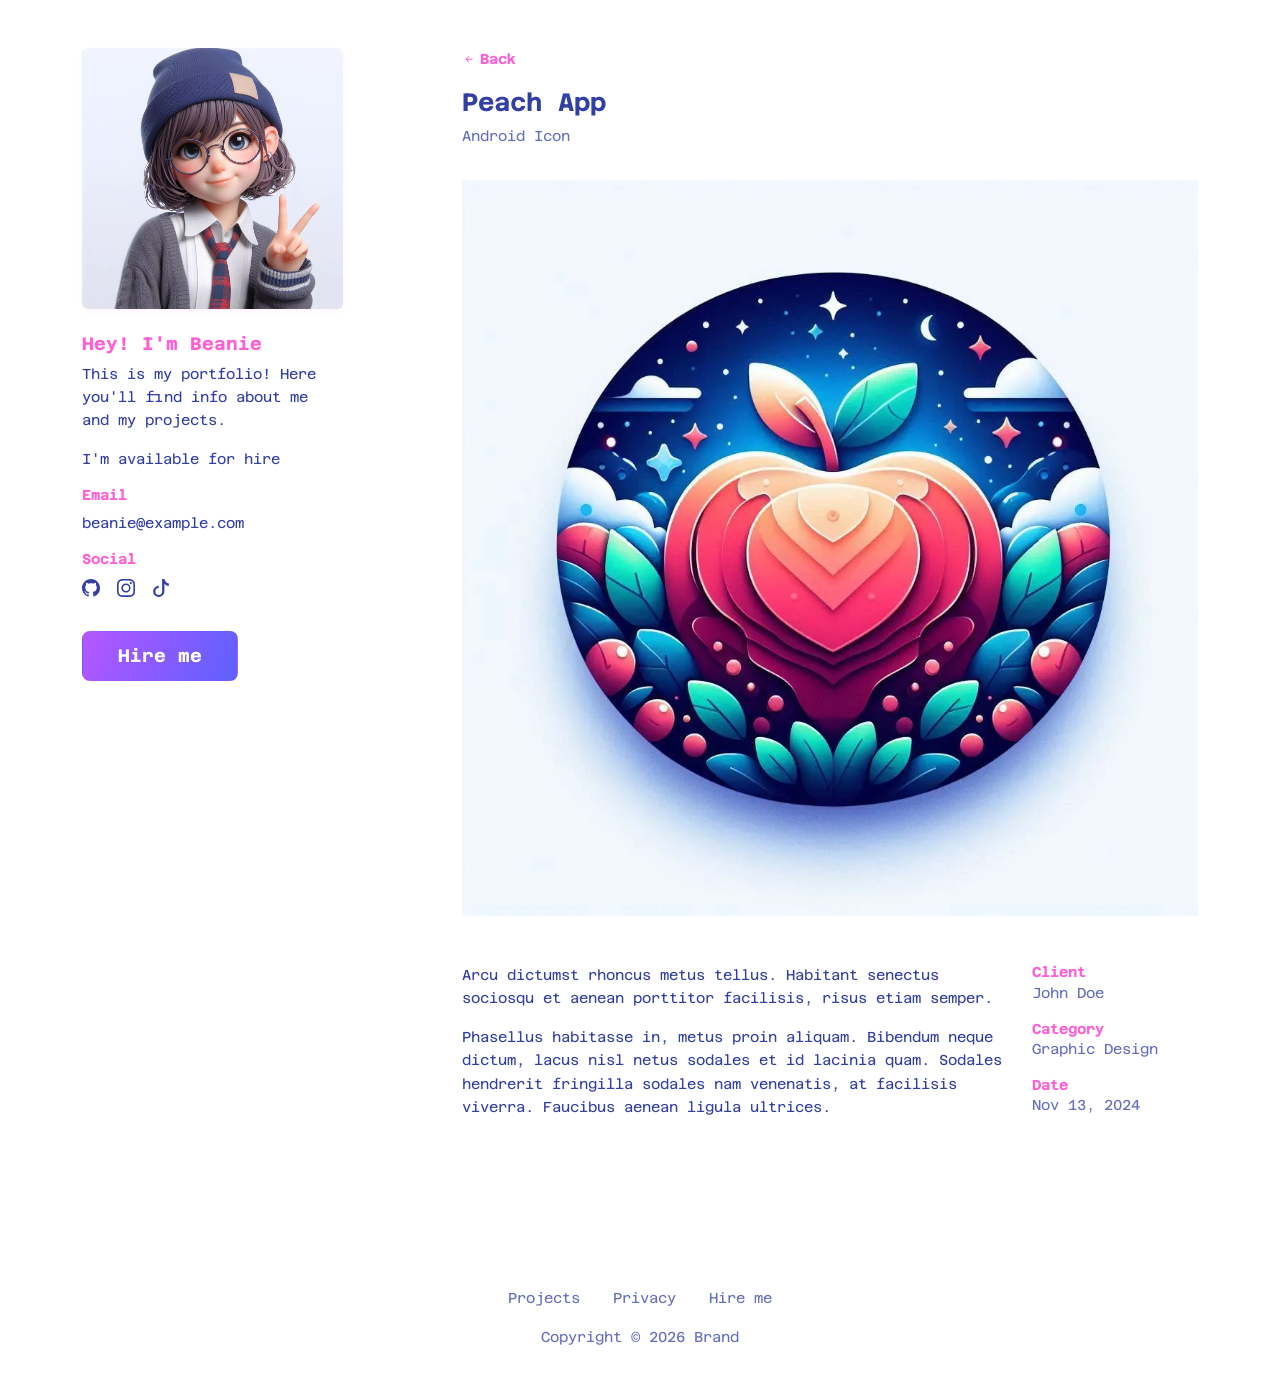
<file: projects/project-4.html>
<!DOCTYPE html>
<html data-bs-theme="light" lang="en">

<head>
    <meta charset="utf-8">
    <meta name="viewport" content="width=device-width, initial-scale=1.0, shrink-to-fit=no">
    <title>Peach App</title>
    <meta name="description" content="Android Icon">
    <meta property="og:image" content="../assets/img/projects/project4.webp">
    <link rel="stylesheet" href="../assets/bootstrap/css/bootstrap.min.css">
    <link rel="stylesheet" href="https://fonts.googleapis.com/css?family=Azeret+Mono:300italic,400italic,600italic,700italic,800italic,400,300,600,700,800&amp;display=swap">
    <link rel="stylesheet" href="../assets/css/baguetteBox.min.css">
</head>

<body>
    <section class="my-5">
        <div class="container">
            <div class="row">
                <div class="col-lg-3">
                    <div class="row row-cols-1 row-cols-sm-2 row-cols-lg-1 mb-5 mb-md-3">
                        <div class="col-sm-4"><img class="img-fluid border rounded border-0 shadow-sm mb-4" alt="Profile Image" src="../assets/img/profile.webp"></div>
                        <div class="col-sm-8 order-sm-first order-lg-last">
                            <h3 class="fs-5 fw-bold text-primary">Hey! I'm Beanie</h3>
                            <p>This is my portfolio! Here you'll find info about me and my projects.</p>
                            <p>I'm available for hire</p>
                            <h3 class="fs-6 fw-bold text-primary">Email</h3>
                            <p>beanie@example.com</p>
                            <h3 class="fs-6 fw-bold text-primary">Social</h3>
                            <ul class="list-inline">
                                <li class="list-inline-item"><a class="text-reset" href="#"><svg class="bi bi-github fs-5" xmlns="http://www.w3.org/2000/svg" width="1em" height="1em" fill="currentColor" viewBox="0 0 16 16">
                                            <path d="M8 0C3.58 0 0 3.58 0 8c0 3.54 2.29 6.53 5.47 7.59.4.07.55-.17.55-.38 0-.19-.01-.82-.01-1.49-2.01.37-2.53-.49-2.69-.94-.09-.23-.48-.94-.82-1.13-.28-.15-.68-.52-.01-.53.63-.01 1.08.58 1.23.82.72 1.21 1.87.87 2.33.66.07-.52.28-.87.51-1.07-1.78-.2-3.64-.89-3.64-3.95 0-.87.31-1.59.82-2.15-.08-.2-.36-1.02.08-2.12 0 0 .67-.21 2.2.82.64-.18 1.32-.27 2-.27s1.36.09 2 .27c1.53-1.04 2.2-.82 2.2-.82.44 1.1.16 1.92.08 2.12.51.56.82 1.27.82 2.15 0 3.07-1.87 3.75-3.65 3.95.29.25.54.73.54 1.48 0 1.07-.01 1.93-.01 2.2 0 .21.15.46.55.38A8.01 8.01 0 0 0 16 8c0-4.42-3.58-8-8-8"></path>
                                        </svg></a></li>
                                <li class="list-inline-item"><a class="text-reset" href="#"><svg class="bi bi-instagram fs-5" xmlns="http://www.w3.org/2000/svg" width="1em" height="1em" fill="currentColor" viewBox="0 0 16 16">
                                            <path d="M8 0C5.829 0 5.556.01 4.703.048 3.85.088 3.269.222 2.76.42a3.9 3.9 0 0 0-1.417.923A3.9 3.9 0 0 0 .42 2.76C.222 3.268.087 3.85.048 4.7.01 5.555 0 5.827 0 8.001c0 2.172.01 2.444.048 3.297.04.852.174 1.433.372 1.942.205.526.478.972.923 1.417.444.445.89.719 1.416.923.51.198 1.09.333 1.942.372C5.555 15.99 5.827 16 8 16s2.444-.01 3.298-.048c.851-.04 1.434-.174 1.943-.372a3.9 3.9 0 0 0 1.416-.923c.445-.445.718-.891.923-1.417.197-.509.332-1.09.372-1.942C15.99 10.445 16 10.173 16 8s-.01-2.445-.048-3.299c-.04-.851-.175-1.433-.372-1.941a3.9 3.9 0 0 0-.923-1.417A3.9 3.9 0 0 0 13.24.42c-.51-.198-1.092-.333-1.943-.372C10.443.01 10.172 0 7.998 0zm-.717 1.442h.718c2.136 0 2.389.007 3.232.046.78.035 1.204.166 1.486.275.373.145.64.319.92.599s.453.546.598.92c.11.281.24.705.275 1.485.039.843.047 1.096.047 3.231s-.008 2.389-.047 3.232c-.035.78-.166 1.203-.275 1.485a2.5 2.5 0 0 1-.599.919c-.28.28-.546.453-.92.598-.28.11-.704.24-1.485.276-.843.038-1.096.047-3.232.047s-2.39-.009-3.233-.047c-.78-.036-1.203-.166-1.485-.276a2.5 2.5 0 0 1-.92-.598 2.5 2.5 0 0 1-.6-.92c-.109-.281-.24-.705-.275-1.485-.038-.843-.046-1.096-.046-3.233s.008-2.388.046-3.231c.036-.78.166-1.204.276-1.486.145-.373.319-.64.599-.92s.546-.453.92-.598c.282-.11.705-.24 1.485-.276.738-.034 1.024-.044 2.515-.045zm4.988 1.328a.96.96 0 1 0 0 1.92.96.96 0 0 0 0-1.92m-4.27 1.122a4.109 4.109 0 1 0 0 8.217 4.109 4.109 0 0 0 0-8.217m0 1.441a2.667 2.667 0 1 1 0 5.334 2.667 2.667 0 0 1 0-5.334"></path>
                                        </svg></a></li>
                                <li class="list-inline-item"><a class="text-reset" href="#"><svg class="bi bi-tiktok fs-5" xmlns="http://www.w3.org/2000/svg" width="1em" height="1em" fill="currentColor" viewBox="0 0 16 16">
                                            <path d="M9 0h1.98c.144.715.54 1.617 1.235 2.512C12.895 3.389 13.797 4 15 4v2c-1.753 0-3.07-.814-4-1.829V11a5 5 0 1 1-5-5v2a3 3 0 1 0 3 3z"></path>
                                        </svg></a></li>
                            </ul><a class="btn btn-lg mt-3 btn-primary-dragient" role="button" href="/hire-me.html">Hire me</a>
                        </div>
                    </div>
                </div>
                <div class="col-lg-8 offset-lg-1">
                    <div class="row mb-5">
                        <div class="col"><a class="fw-bold link-primary d-flex align-items-center mb-3 text-decoration-none" href="/"><svg class="bi bi-arrow-left-short me-1" xmlns="http://www.w3.org/2000/svg" width="1em" height="1em" fill="currentColor" viewBox="0 0 16 16">
                                    <path fill-rule="evenodd" d="M12 8a.5.5 0 0 1-.5.5H5.707l2.147 2.146a.5.5 0 0 1-.708.708l-3-3a.5.5 0 0 1 0-.708l3-3a.5.5 0 1 1 .708.708L5.707 7.5H11.5a.5.5 0 0 1 .5.5"></path>
                                </svg>Back</a>
                            <h1 class="fs-3 fw-bold">Peach App</h1>
                            <p class="text-muted">Android Icon</p><img class="img-fluid mt-md-3 my-5" alt="Peach App" src="../assets/img/projects/project4.webp">
                            <div class="row">
                                <div class="col-md-9">
                                    <p>Arcu dictumst rhoncus metus tellus. Habitant senectus sociosqu et aenean porttitor facilisis, risus etiam semper.</p>
                                    <p class="mb-4">Phasellus habitasse in, metus proin aliquam. Bibendum neque dictum, lacus nisl netus sodales et id lacinia quam. Sodales hendrerit fringilla sodales nam venenatis, at facilisis viverra. Faucibus aenean ligula ultrices.</p>
                                </div>
                                <div class="col">
                                    <div class="row row-cols-2 row-cols-sm-3 row-cols-md-1">
                                        <div class="col">
                                            <h3 class="fs-6 fw-bold text-primary mb-0">Client</h3>
                                            <p class="text-muted">John Doe</p>
                                        </div>
                                        <div class="col">
                                            <h3 class="fs-6 fw-bold text-primary mb-0">Category</h3>
                                            <p class="text-muted">Graphic Design</p>
                                        </div>
                                        <div class="col">
                                            <h3 class="fs-6 fw-bold text-primary mb-0">Date</h3><time class="text-muted" datetime="2024-11-13">Nov 13, 2024</time>
                                        </div>
                                    </div>
                                </div>
                            </div>
                        </div>
                    </div>
                </div>
            </div>
        </div>
    </section>
    <footer class="text-center">
        <div class="container text-muted py-4 py-lg-5">
            <ul class="list-inline">
                <li class="list-inline-item me-4"><a href="/">Projects</a></li>
                <li class="list-inline-item me-4"><a href="/privacy.html">Privacy</a></li>
                <li class="list-inline-item"><a href="/hire-me.html">Hire me</a></li>
            </ul>
            <p class="mb-0">Copyright © 2026 Brand</p>
        </div>
    </footer>
    <script src="../assets/bootstrap/js/bootstrap.min.js"></script>
    <script src="../assets/js/bs-init.js"></script>
    <script src="../assets/js/baguetteBox.min.js"></script>
    <script src="../assets/js/template.js"></script>
</body>

</html>
</file>
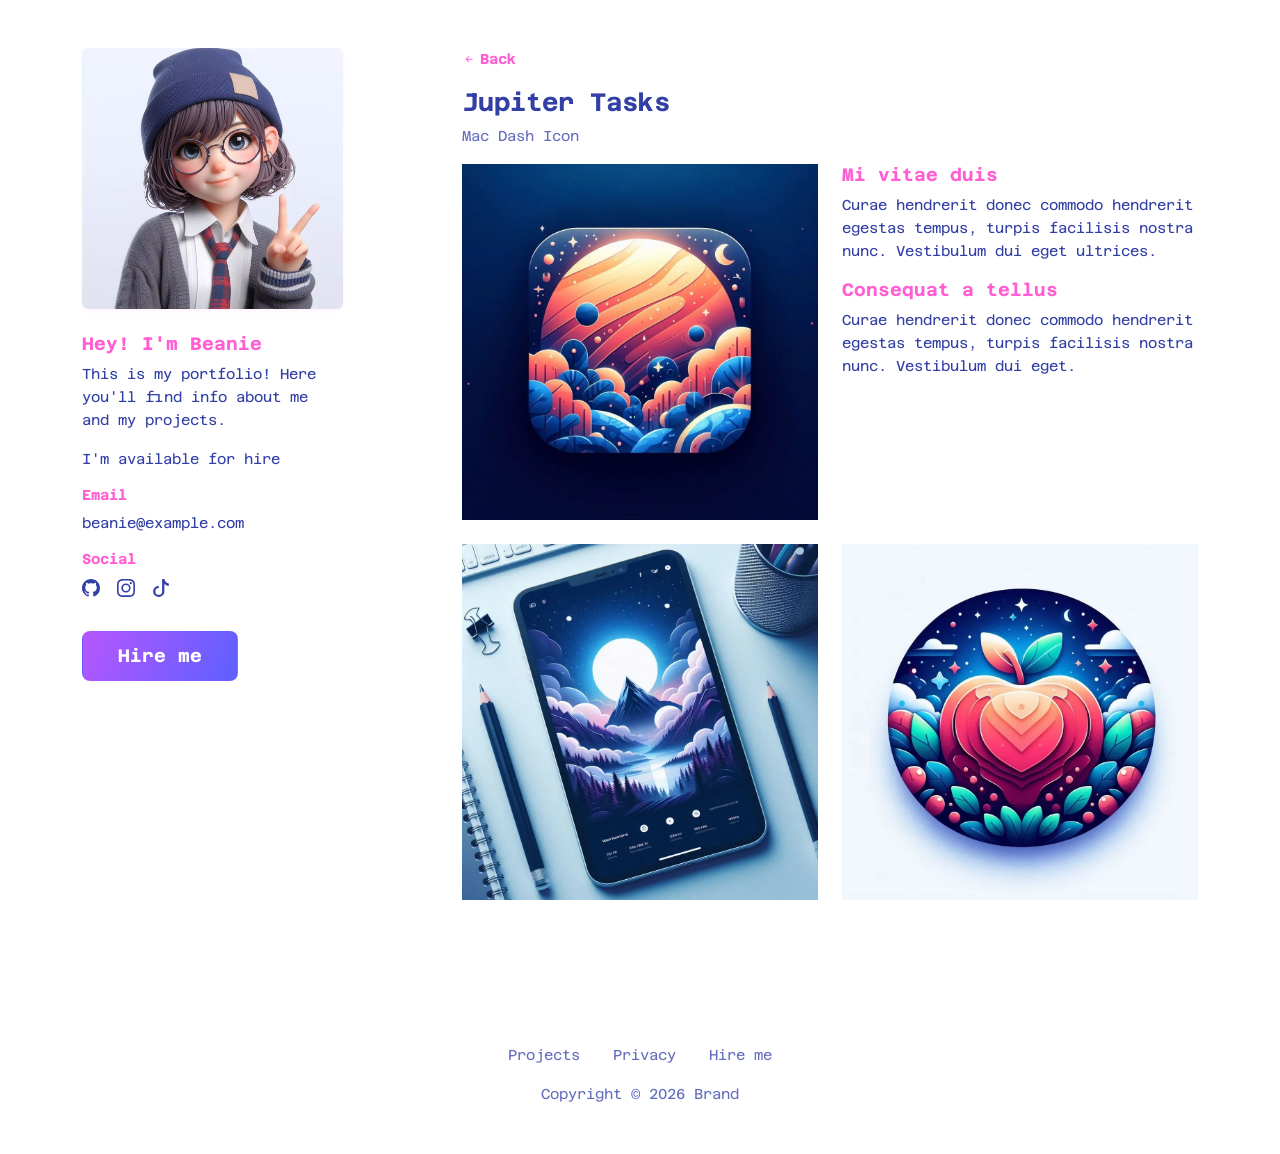
<file: projects/project-5.html>
<!DOCTYPE html>
<html data-bs-theme="light" lang="en">

<head>
    <meta charset="utf-8">
    <meta name="viewport" content="width=device-width, initial-scale=1.0, shrink-to-fit=no">
    <title>Jupiter Tasks</title>
    <meta name="description" content="Mac Dash Icon">
    <meta property="og:image" content="../assets/img/projects/project5.webp">
    <link rel="stylesheet" href="../assets/bootstrap/css/bootstrap.min.css">
    <link rel="stylesheet" href="https://fonts.googleapis.com/css?family=Azeret+Mono:300italic,400italic,600italic,700italic,800italic,400,300,600,700,800&amp;display=swap">
    <link rel="stylesheet" href="../assets/css/baguetteBox.min.css">
</head>

<body>
    <section class="my-5">
        <div class="container">
            <div class="row">
                <div class="col-lg-3">
                    <div class="row row-cols-1 row-cols-sm-2 row-cols-lg-1 mb-5 mb-md-3">
                        <div class="col-sm-4"><img class="img-fluid border rounded border-0 shadow-sm mb-4" alt="Profile Image" src="../assets/img/profile.webp"></div>
                        <div class="col-sm-8 order-sm-first order-lg-last">
                            <h3 class="fs-5 fw-bold text-primary">Hey! I'm Beanie</h3>
                            <p>This is my portfolio! Here you'll find info about me and my projects.</p>
                            <p>I'm available for hire</p>
                            <h3 class="fs-6 fw-bold text-primary">Email</h3>
                            <p>beanie@example.com</p>
                            <h3 class="fs-6 fw-bold text-primary">Social</h3>
                            <ul class="list-inline">
                                <li class="list-inline-item"><a class="text-reset" href="#"><svg class="bi bi-github fs-5" xmlns="http://www.w3.org/2000/svg" width="1em" height="1em" fill="currentColor" viewBox="0 0 16 16">
                                            <path d="M8 0C3.58 0 0 3.58 0 8c0 3.54 2.29 6.53 5.47 7.59.4.07.55-.17.55-.38 0-.19-.01-.82-.01-1.49-2.01.37-2.53-.49-2.69-.94-.09-.23-.48-.94-.82-1.13-.28-.15-.68-.52-.01-.53.63-.01 1.08.58 1.23.82.72 1.21 1.87.87 2.33.66.07-.52.28-.87.51-1.07-1.78-.2-3.64-.89-3.64-3.95 0-.87.31-1.59.82-2.15-.08-.2-.36-1.02.08-2.12 0 0 .67-.21 2.2.82.64-.18 1.32-.27 2-.27s1.36.09 2 .27c1.53-1.04 2.2-.82 2.2-.82.44 1.1.16 1.92.08 2.12.51.56.82 1.27.82 2.15 0 3.07-1.87 3.75-3.65 3.95.29.25.54.73.54 1.48 0 1.07-.01 1.93-.01 2.2 0 .21.15.46.55.38A8.01 8.01 0 0 0 16 8c0-4.42-3.58-8-8-8"></path>
                                        </svg></a></li>
                                <li class="list-inline-item"><a class="text-reset" href="#"><svg class="bi bi-instagram fs-5" xmlns="http://www.w3.org/2000/svg" width="1em" height="1em" fill="currentColor" viewBox="0 0 16 16">
                                            <path d="M8 0C5.829 0 5.556.01 4.703.048 3.85.088 3.269.222 2.76.42a3.9 3.9 0 0 0-1.417.923A3.9 3.9 0 0 0 .42 2.76C.222 3.268.087 3.85.048 4.7.01 5.555 0 5.827 0 8.001c0 2.172.01 2.444.048 3.297.04.852.174 1.433.372 1.942.205.526.478.972.923 1.417.444.445.89.719 1.416.923.51.198 1.09.333 1.942.372C5.555 15.99 5.827 16 8 16s2.444-.01 3.298-.048c.851-.04 1.434-.174 1.943-.372a3.9 3.9 0 0 0 1.416-.923c.445-.445.718-.891.923-1.417.197-.509.332-1.09.372-1.942C15.99 10.445 16 10.173 16 8s-.01-2.445-.048-3.299c-.04-.851-.175-1.433-.372-1.941a3.9 3.9 0 0 0-.923-1.417A3.9 3.9 0 0 0 13.24.42c-.51-.198-1.092-.333-1.943-.372C10.443.01 10.172 0 7.998 0zm-.717 1.442h.718c2.136 0 2.389.007 3.232.046.78.035 1.204.166 1.486.275.373.145.64.319.92.599s.453.546.598.92c.11.281.24.705.275 1.485.039.843.047 1.096.047 3.231s-.008 2.389-.047 3.232c-.035.78-.166 1.203-.275 1.485a2.5 2.5 0 0 1-.599.919c-.28.28-.546.453-.92.598-.28.11-.704.24-1.485.276-.843.038-1.096.047-3.232.047s-2.39-.009-3.233-.047c-.78-.036-1.203-.166-1.485-.276a2.5 2.5 0 0 1-.92-.598 2.5 2.5 0 0 1-.6-.92c-.109-.281-.24-.705-.275-1.485-.038-.843-.046-1.096-.046-3.233s.008-2.388.046-3.231c.036-.78.166-1.204.276-1.486.145-.373.319-.64.599-.92s.546-.453.92-.598c.282-.11.705-.24 1.485-.276.738-.034 1.024-.044 2.515-.045zm4.988 1.328a.96.96 0 1 0 0 1.92.96.96 0 0 0 0-1.92m-4.27 1.122a4.109 4.109 0 1 0 0 8.217 4.109 4.109 0 0 0 0-8.217m0 1.441a2.667 2.667 0 1 1 0 5.334 2.667 2.667 0 0 1 0-5.334"></path>
                                        </svg></a></li>
                                <li class="list-inline-item"><a class="text-reset" href="#"><svg class="bi bi-tiktok fs-5" xmlns="http://www.w3.org/2000/svg" width="1em" height="1em" fill="currentColor" viewBox="0 0 16 16">
                                            <path d="M9 0h1.98c.144.715.54 1.617 1.235 2.512C12.895 3.389 13.797 4 15 4v2c-1.753 0-3.07-.814-4-1.829V11a5 5 0 1 1-5-5v2a3 3 0 1 0 3 3z"></path>
                                        </svg></a></li>
                            </ul><a class="btn btn-lg mt-3 btn-primary-dragient" role="button" href="/hire-me.html">Hire me</a>
                        </div>
                    </div>
                </div>
                <div class="col-lg-8 offset-lg-1">
                    <div class="row mb-5">
                        <div class="col"><a class="fw-bold link-primary d-flex align-items-center mb-3 text-decoration-none" href="/"><svg class="bi bi-arrow-left-short me-1" xmlns="http://www.w3.org/2000/svg" width="1em" height="1em" fill="currentColor" viewBox="0 0 16 16">
                                    <path fill-rule="evenodd" d="M12 8a.5.5 0 0 1-.5.5H5.707l2.147 2.146a.5.5 0 0 1-.708.708l-3-3a.5.5 0 0 1 0-.708l3-3a.5.5 0 1 1 .708.708L5.707 7.5H11.5a.5.5 0 0 1 .5.5"></path>
                                </svg>Back</a>
                            <h1 class="fs-3 fw-bold">Jupiter Tasks</h1>
                            <p class="text-muted">Mac Dash Icon</p>
                            <div class="row gy-2 gy-md-4 row-cols-1 row-cols-md-2" style="max-width: 800px;">
                                <div class="col order-md-first"><img class="img-fluid" alt="Jupiter Tasks" src="../assets/img/projects/project5.webp"></div>
                                <div class="col d-md-flex order-first justify-content-md-start order-md-1">
                                    <div>
                                        <h3 class="fs-5 fw-bold text-primary">Mi vitae duis</h3>
                                        <p>Curae hendrerit donec commodo hendrerit egestas tempus, turpis facilisis nostra nunc. Vestibulum dui eget ultrices.</p>
                                        <h3 class="fs-5 fw-bold text-primary">Consequat a tellus</h3>
                                        <p>Curae hendrerit donec commodo hendrerit egestas tempus, turpis facilisis nostra nunc. Vestibulum dui eget.</p>
                                    </div>
                                </div>
                                <div class="col order-md-2"><img class="img-fluid" alt="The peak iOS mockup" src="../assets/img/projects/project1.webp"></div>
                                <div class="col order-md-2"><img class="img-fluid" alt="Peach App" src="../assets/img/projects/project4.webp"></div>
                            </div>
                        </div>
                    </div>
                </div>
            </div>
        </div>
    </section>
    <footer class="text-center">
        <div class="container text-muted py-4 py-lg-5">
            <ul class="list-inline">
                <li class="list-inline-item me-4"><a href="/">Projects</a></li>
                <li class="list-inline-item me-4"><a href="/privacy.html">Privacy</a></li>
                <li class="list-inline-item"><a href="/hire-me.html">Hire me</a></li>
            </ul>
            <p class="mb-0">Copyright © 2026 Brand</p>
        </div>
    </footer>
    <script src="../assets/bootstrap/js/bootstrap.min.js"></script>
    <script src="../assets/js/bs-init.js"></script>
    <script src="../assets/js/baguetteBox.min.js"></script>
    <script src="../assets/js/template.js"></script>
</body>

</html>
</file>
<file: assets/css/baguetteBox.min.css>
/* !
 * baguetteBox.js
 * @author  feimosi
 * @version 1.11.1
 * @url https://github.com/feimosi/baguetteBox.js */

#baguetteBox-overlay {
  display: none;
  opacity: 0;
  position: fixed;
  overflow: hidden;
  top: 0;
  left: 0;
  width: 100%;
  height: 100%;
  z-index: 1000000;
  background-color: #222;
  background-color: rgba(0,0,0,.8);
  -webkit-transition: opacity .5s ease;
  transition: opacity .5s ease;
}

#baguetteBox-overlay.visible {
  opacity: 1;
}

#baguetteBox-overlay .full-image {
  display: inline-block;
  position: relative;
  width: 100%;
  height: 100%;
  text-align: center;
}

#baguetteBox-overlay .full-image figure {
  display: inline;
  margin: 0;
  height: 100%;
}

#baguetteBox-overlay .full-image img {
  display: inline-block;
  width: auto;
  height: auto;
  max-height: 100%;
  max-width: 100%;
  vertical-align: middle;
  -webkit-box-shadow: 0 0 8px rgba(0,0,0,.6);
  -moz-box-shadow: 0 0 8px rgba(0,0,0,.6);
  box-shadow: 0 0 8px rgba(0,0,0,.6);
}

#baguetteBox-overlay .full-image figcaption {
  display: block;
  position: absolute;
  bottom: 0;
  width: 100%;
  text-align: center;
  line-height: 1.8;
  white-space: normal;
  color: #ccc;
  background-color: #000;
  background-color: rgba(0,0,0,.6);
  font-family: sans-serif;
}

#baguetteBox-overlay .full-image:before {
  content: "";
  display: inline-block;
  height: 50%;
  width: 1px;
  margin-right: -1px;
}

#baguetteBox-slider {
  position: absolute;
  left: 0;
  top: 0;
  height: 100%;
  width: 100%;
  white-space: nowrap;
  -webkit-transition: left .4s ease,-webkit-transform .4s ease;
  transition: left .4s ease,-webkit-transform .4s ease;
  transition: left .4s ease,transform .4s ease;
  transition: left .4s ease,transform .4s ease,-webkit-transform .4s ease,-moz-transform .4s ease;
}

#baguetteBox-slider.bounce-from-right {
  -webkit-animation: bounceFromRight .4s ease-out;
  animation: bounceFromRight .4s ease-out;
}

#baguetteBox-slider.bounce-from-left {
  -webkit-animation: bounceFromLeft .4s ease-out;
  animation: bounceFromLeft .4s ease-out;
}

@keyframes bounceFromRight {
  0%, 100% {
    margin-left: 0;
  }
  50% {
    margin-left: -30px;
  }
}

@keyframes bounceFromLeft {
  0%, 100% {
    margin-left: 0;
  }
  50% {
    margin-left: 30px;
  }
}

.baguetteBox-button#next-button, .baguetteBox-button#previous-button {
  top: 50%;
  top: calc(50% - 30px);
  width: 44px;
  height: 60px;
}

.baguetteBox-button {
  position: absolute;
  cursor: pointer;
  outline: 0;
  padding: 0;
  margin: 0;
  border: 0;
  -moz-border-radius: 15%;
  border-radius: 15%;
  background-color: #323232;
  background-color: rgba(50,50,50,.5);
  color: #ddd;
  font: 1.6em sans-serif;
  -webkit-transition: background-color .4s ease;
  transition: background-color .4s ease;
}

.baguetteBox-button:focus, .baguetteBox-button:hover {
  background-color: rgba(50,50,50,.9);
}

.baguetteBox-button#next-button {
  right: 2%;
}

.baguetteBox-button#previous-button {
  left: 2%;
}

.baguetteBox-button#close-button {
  top: 20px;
  right: 2%;
  right: calc(2% + 6px);
  width: 30px;
  height: 30px;
}

.baguetteBox-button svg {
  position: absolute;
  left: 0;
  top: 0;
}

.baguetteBox-spinner {
  width: 40px;
  height: 40px;
  display: inline-block;
  position: absolute;
  top: 50%;
  left: 50%;
  margin-top: -20px;
  margin-left: -20px;
}

.baguetteBox-double-bounce1, .baguetteBox-double-bounce2 {
  width: 100%;
  height: 100%;
  -moz-border-radius: 50%;
  border-radius: 50%;
  background-color: #fff;
  opacity: .6;
  position: absolute;
  top: 0;
  left: 0;
  -webkit-animation: bounce 2s infinite ease-in-out;
  animation: bounce 2s infinite ease-in-out;
}

.baguetteBox-double-bounce2 {
  -webkit-animation-delay: -1s;
  animation-delay: -1s;
}

@keyframes bounce {
  0%, 100% {
    -webkit-transform: scale(0);
    -moz-transform: scale(0);
    transform: scale(0);
  }
  50% {
    -webkit-transform: scale(1);
    -moz-transform: scale(1);
    transform: scale(1);
  }
}
</file>
